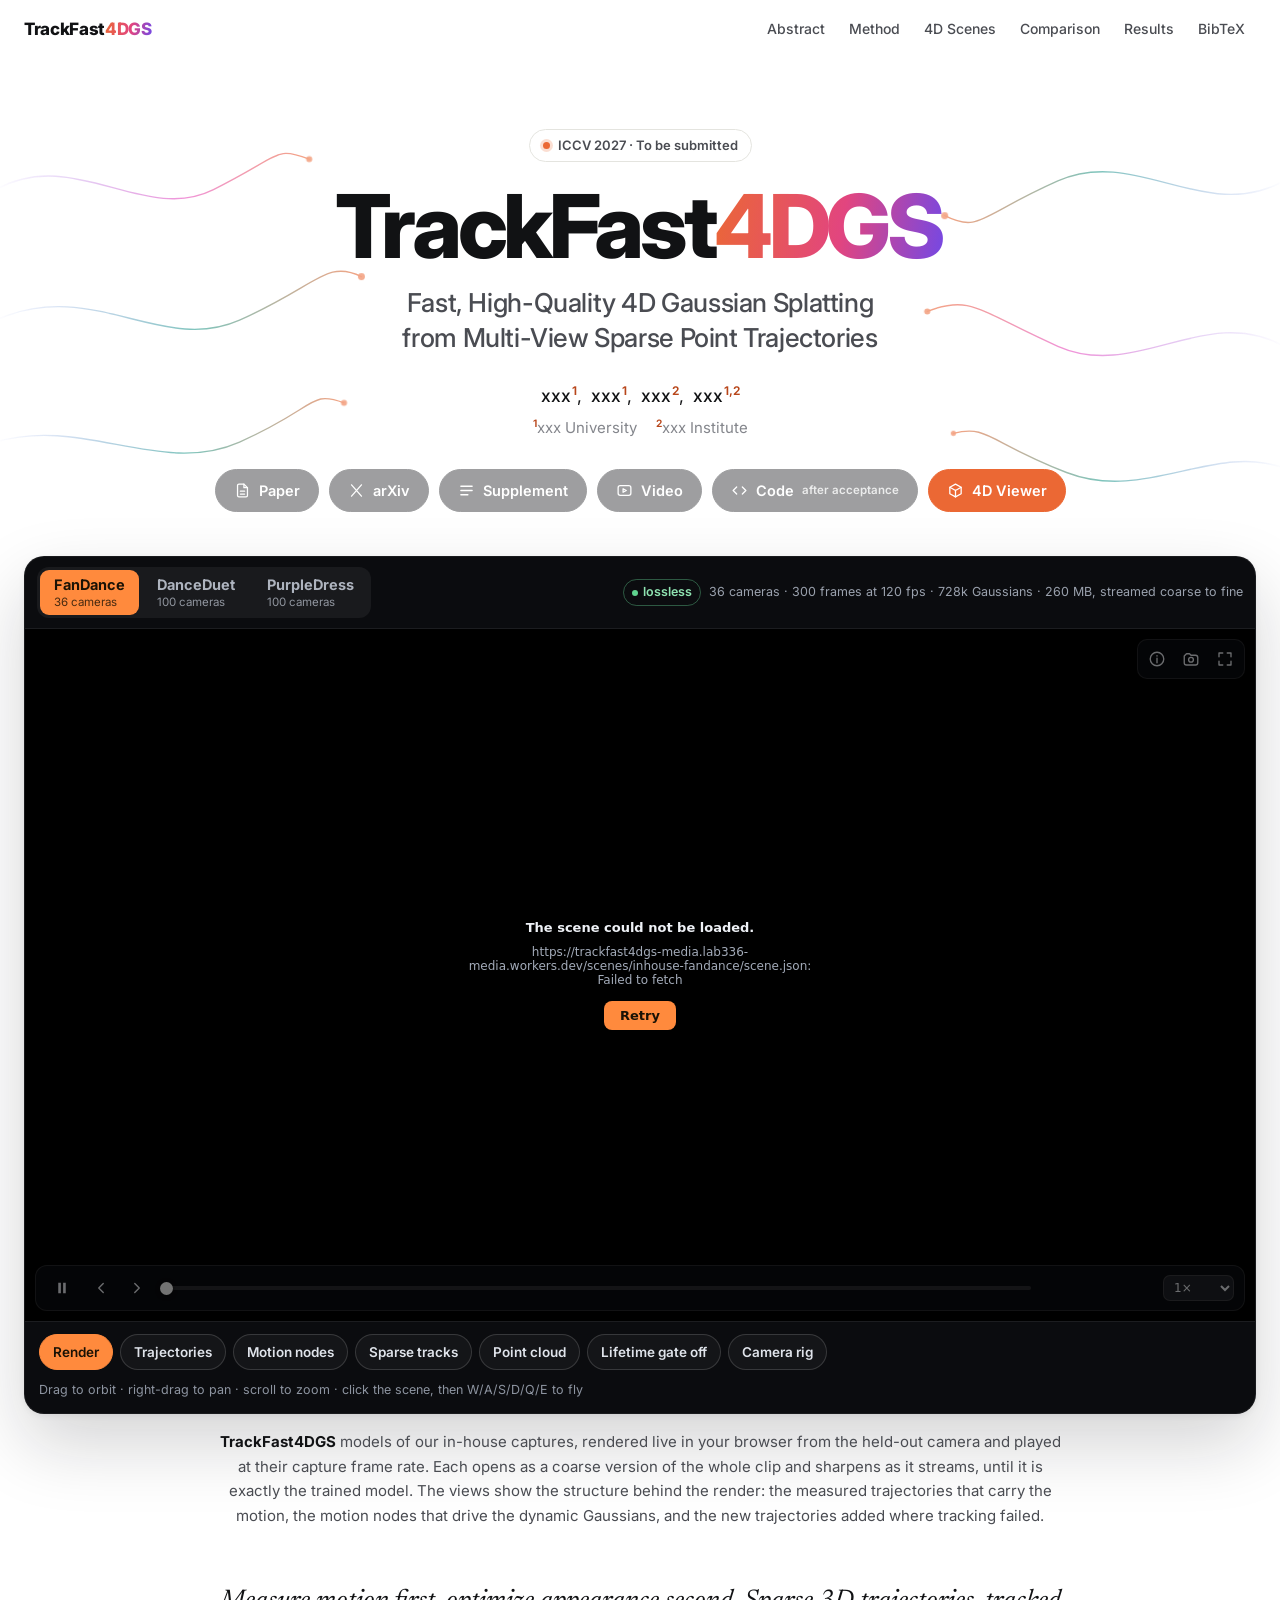
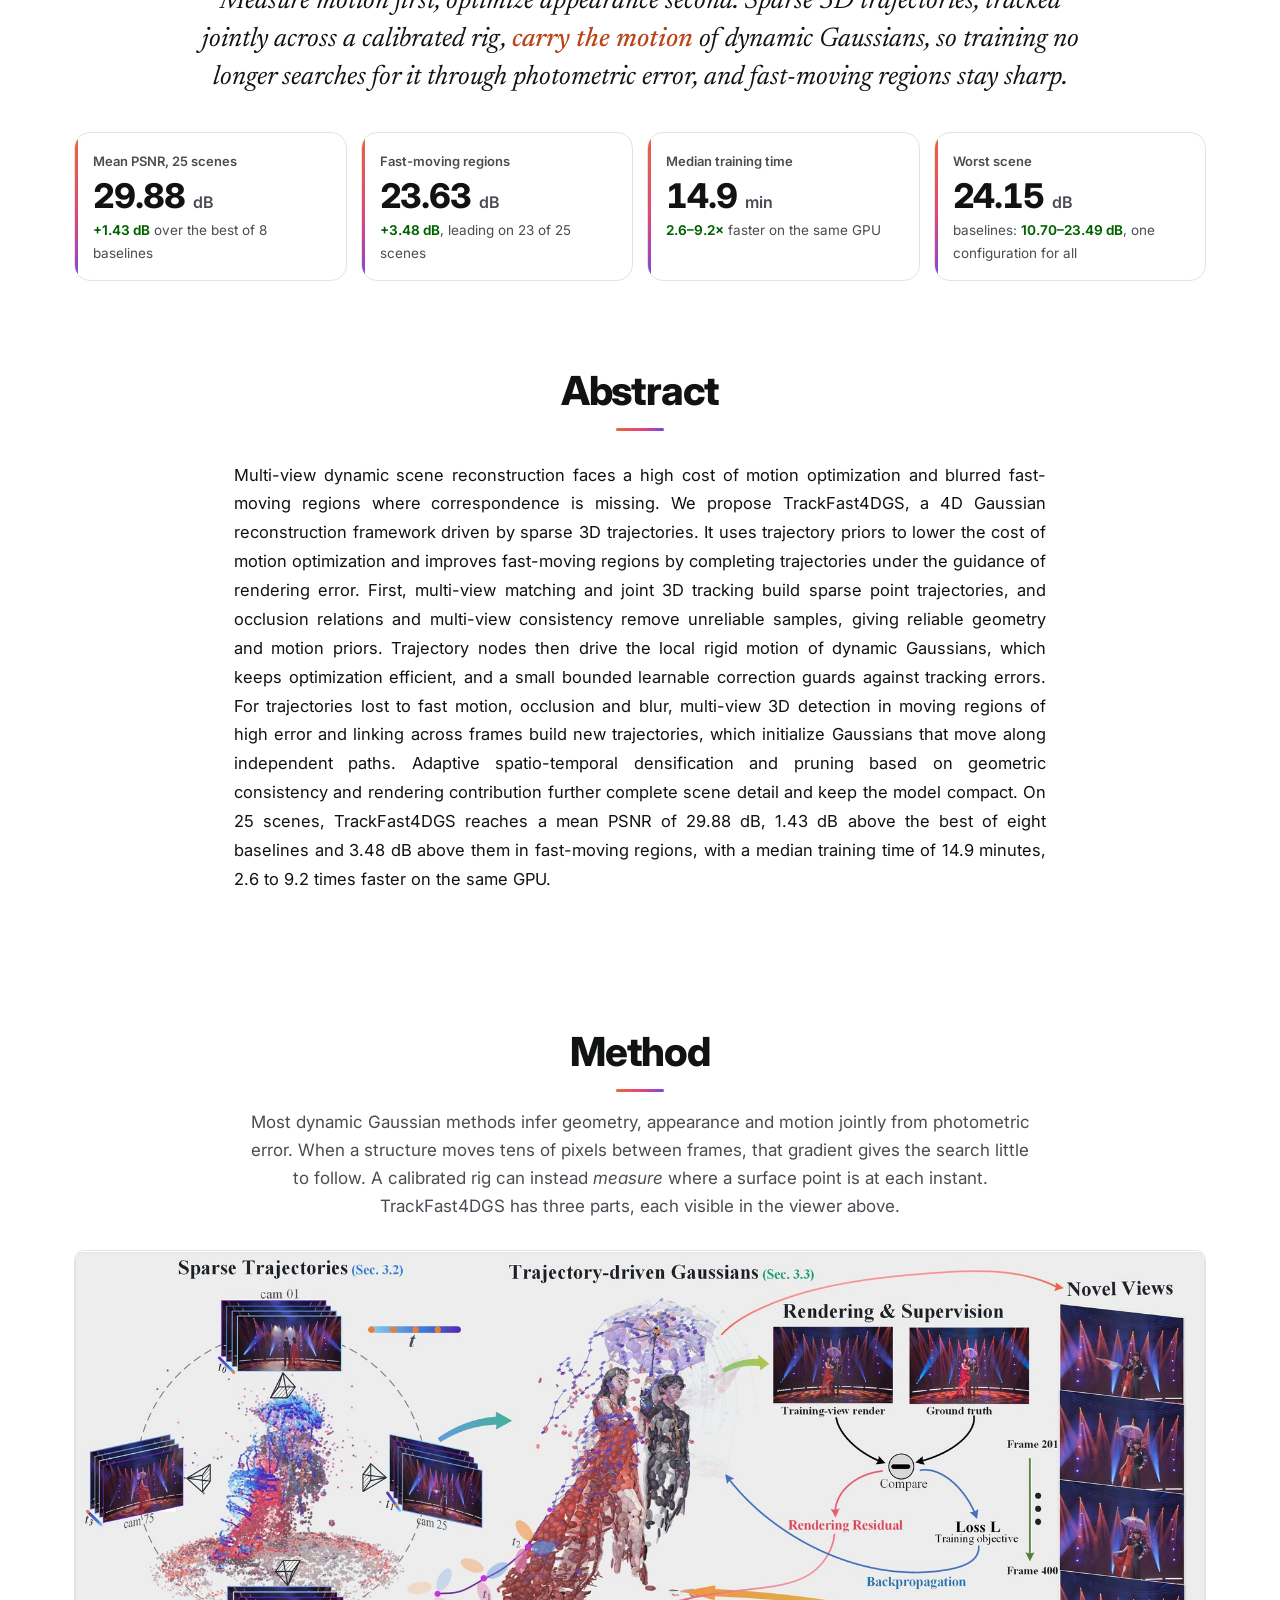
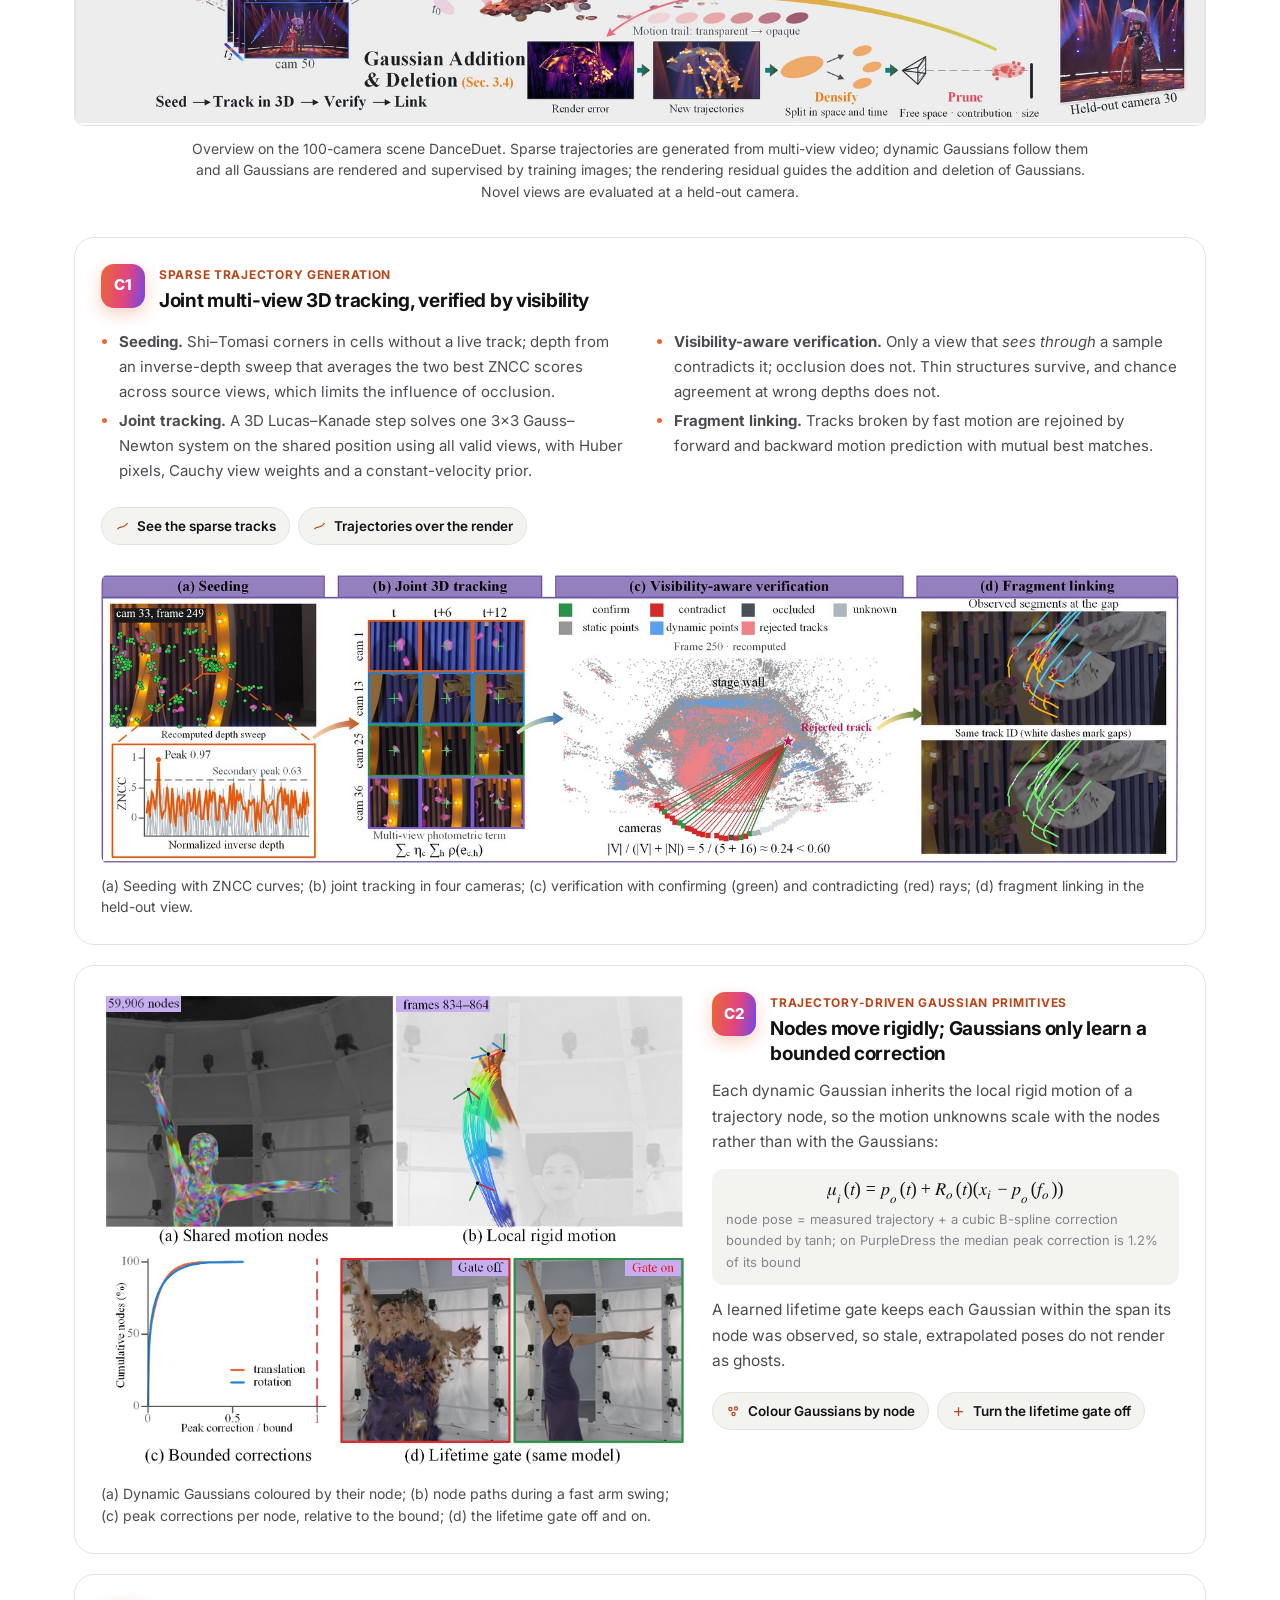
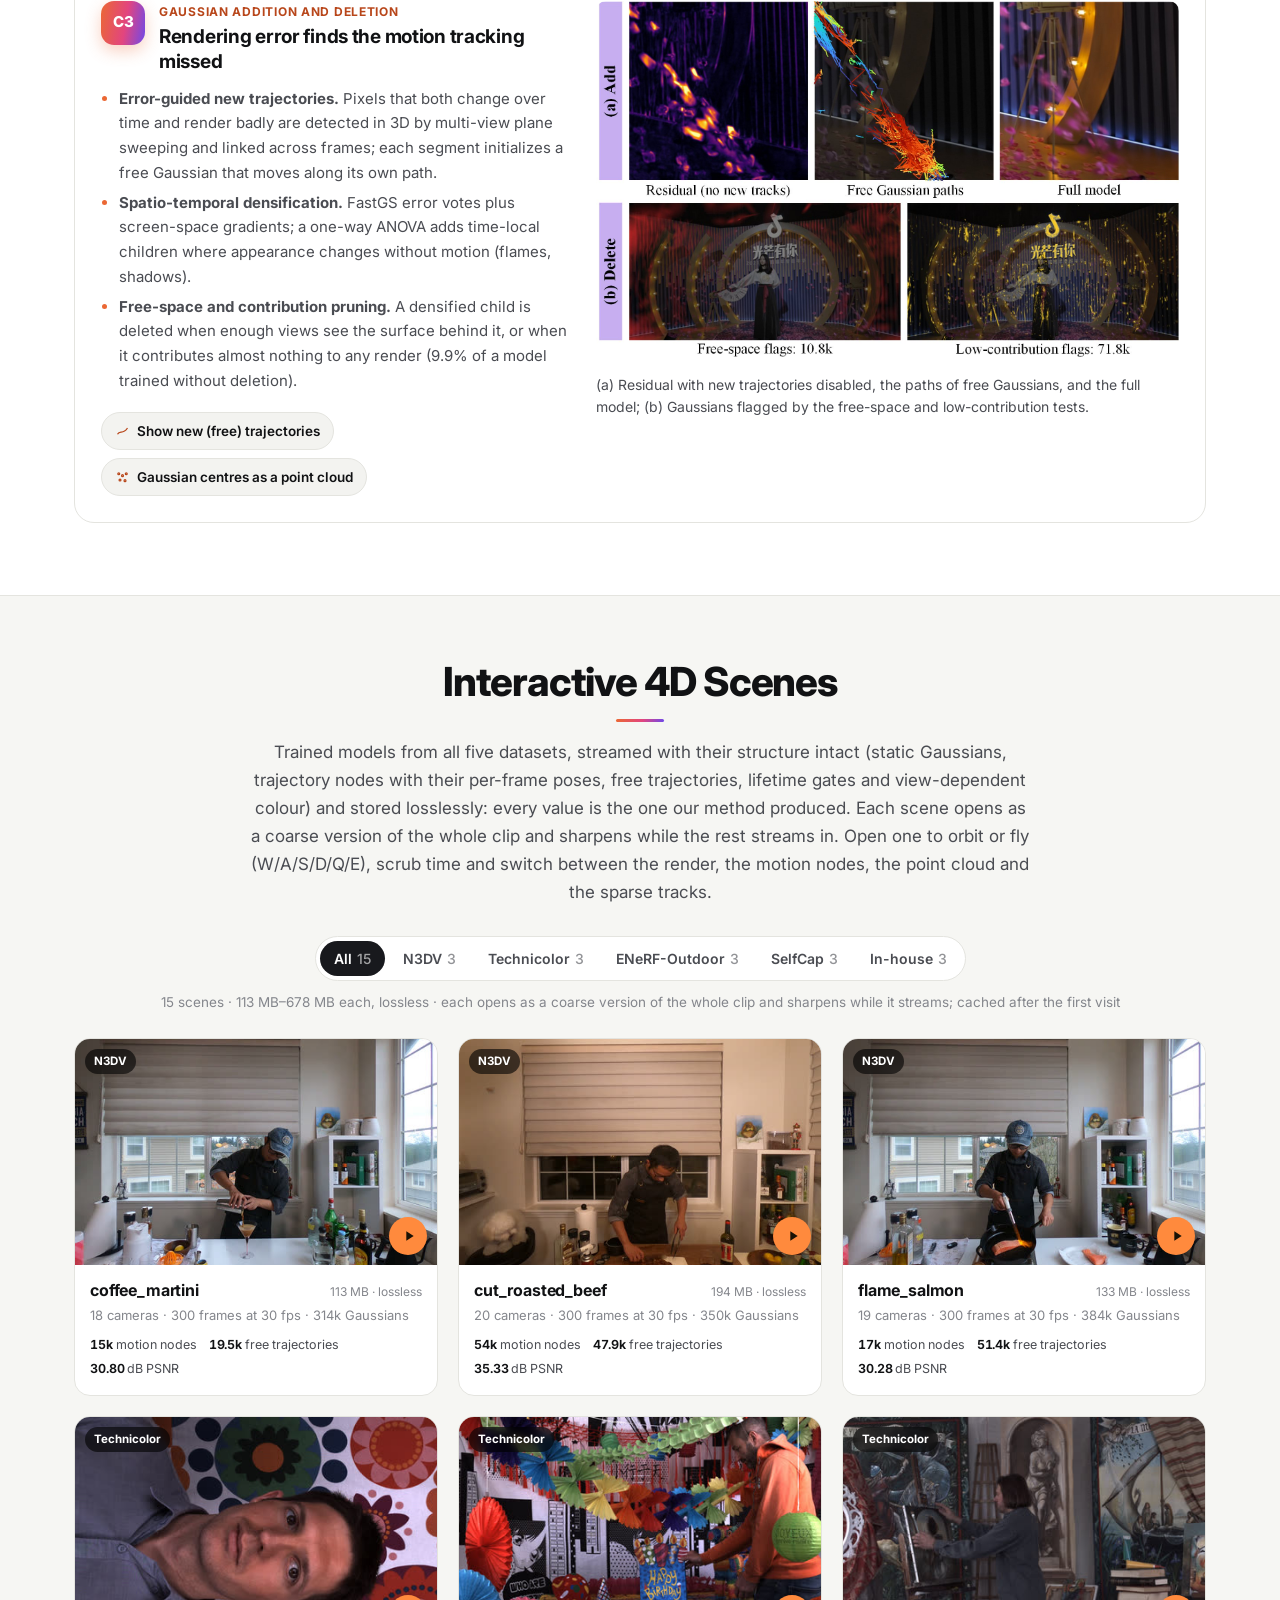
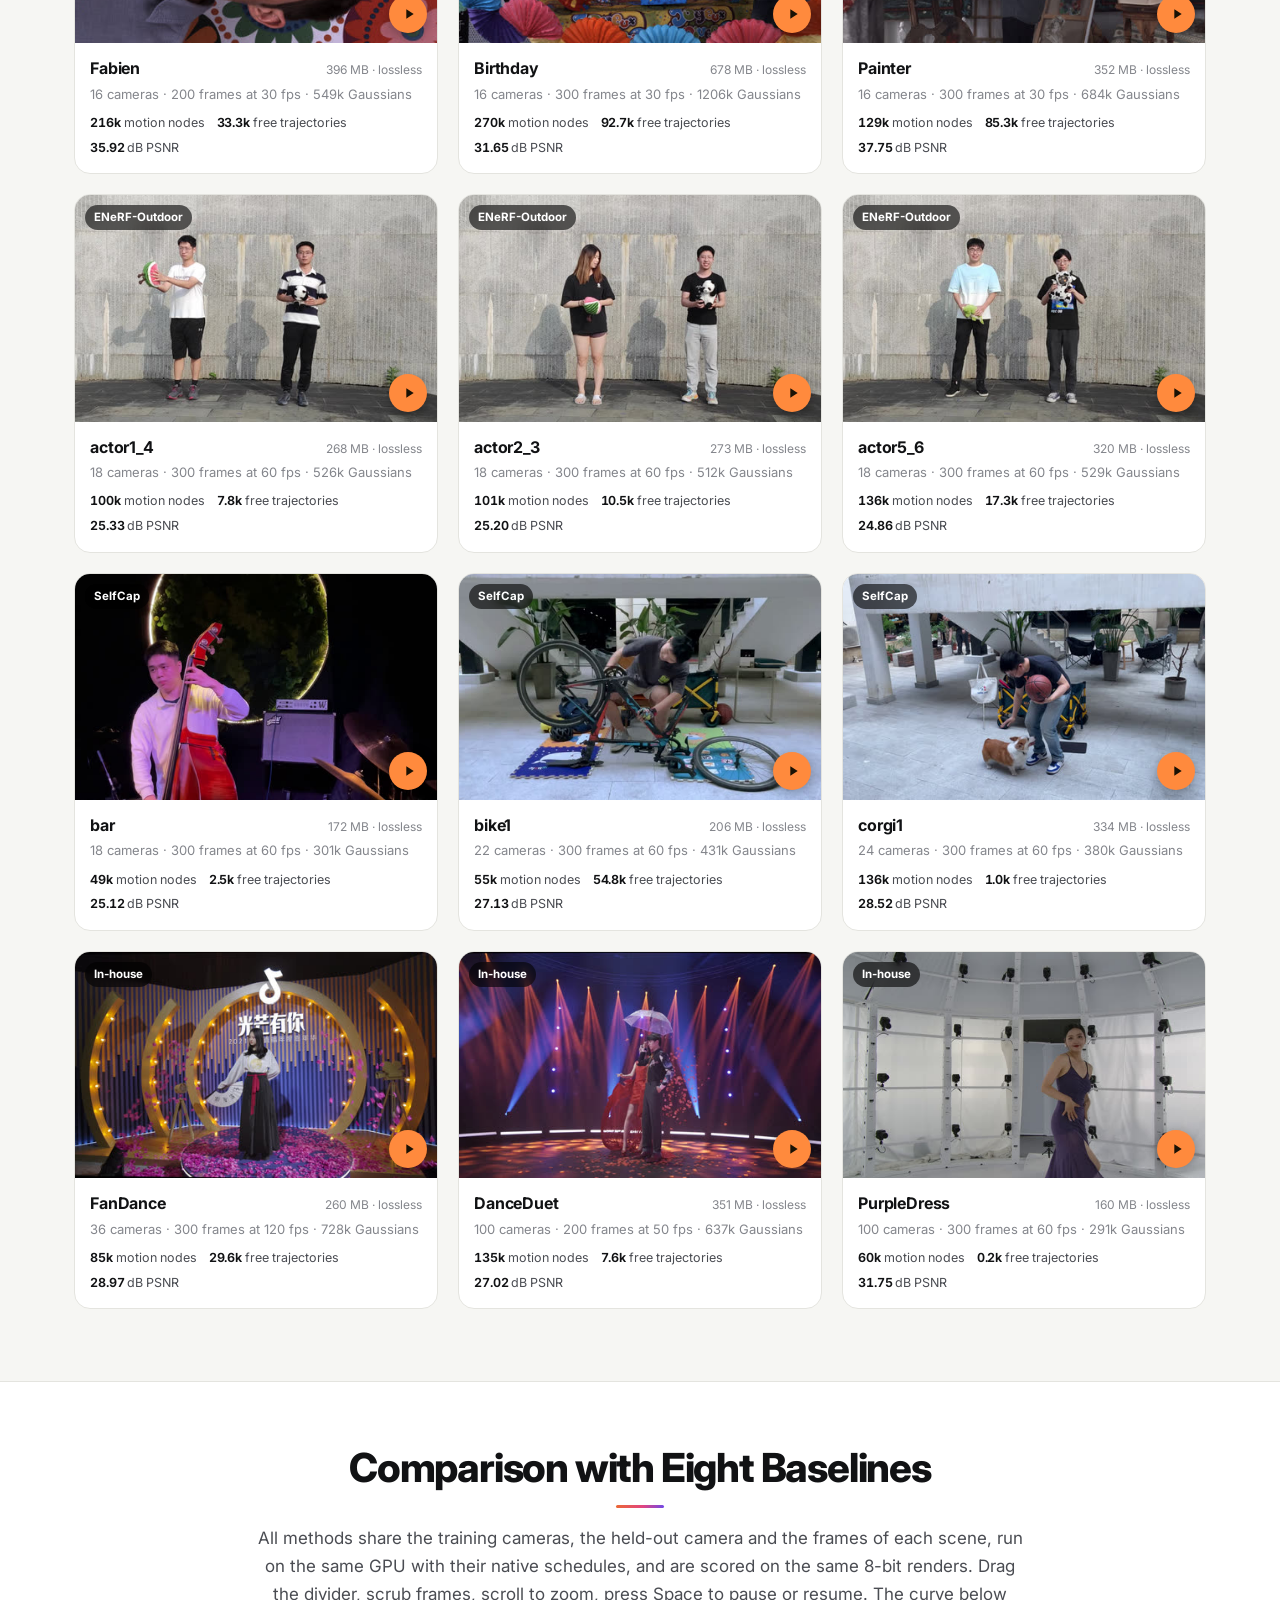
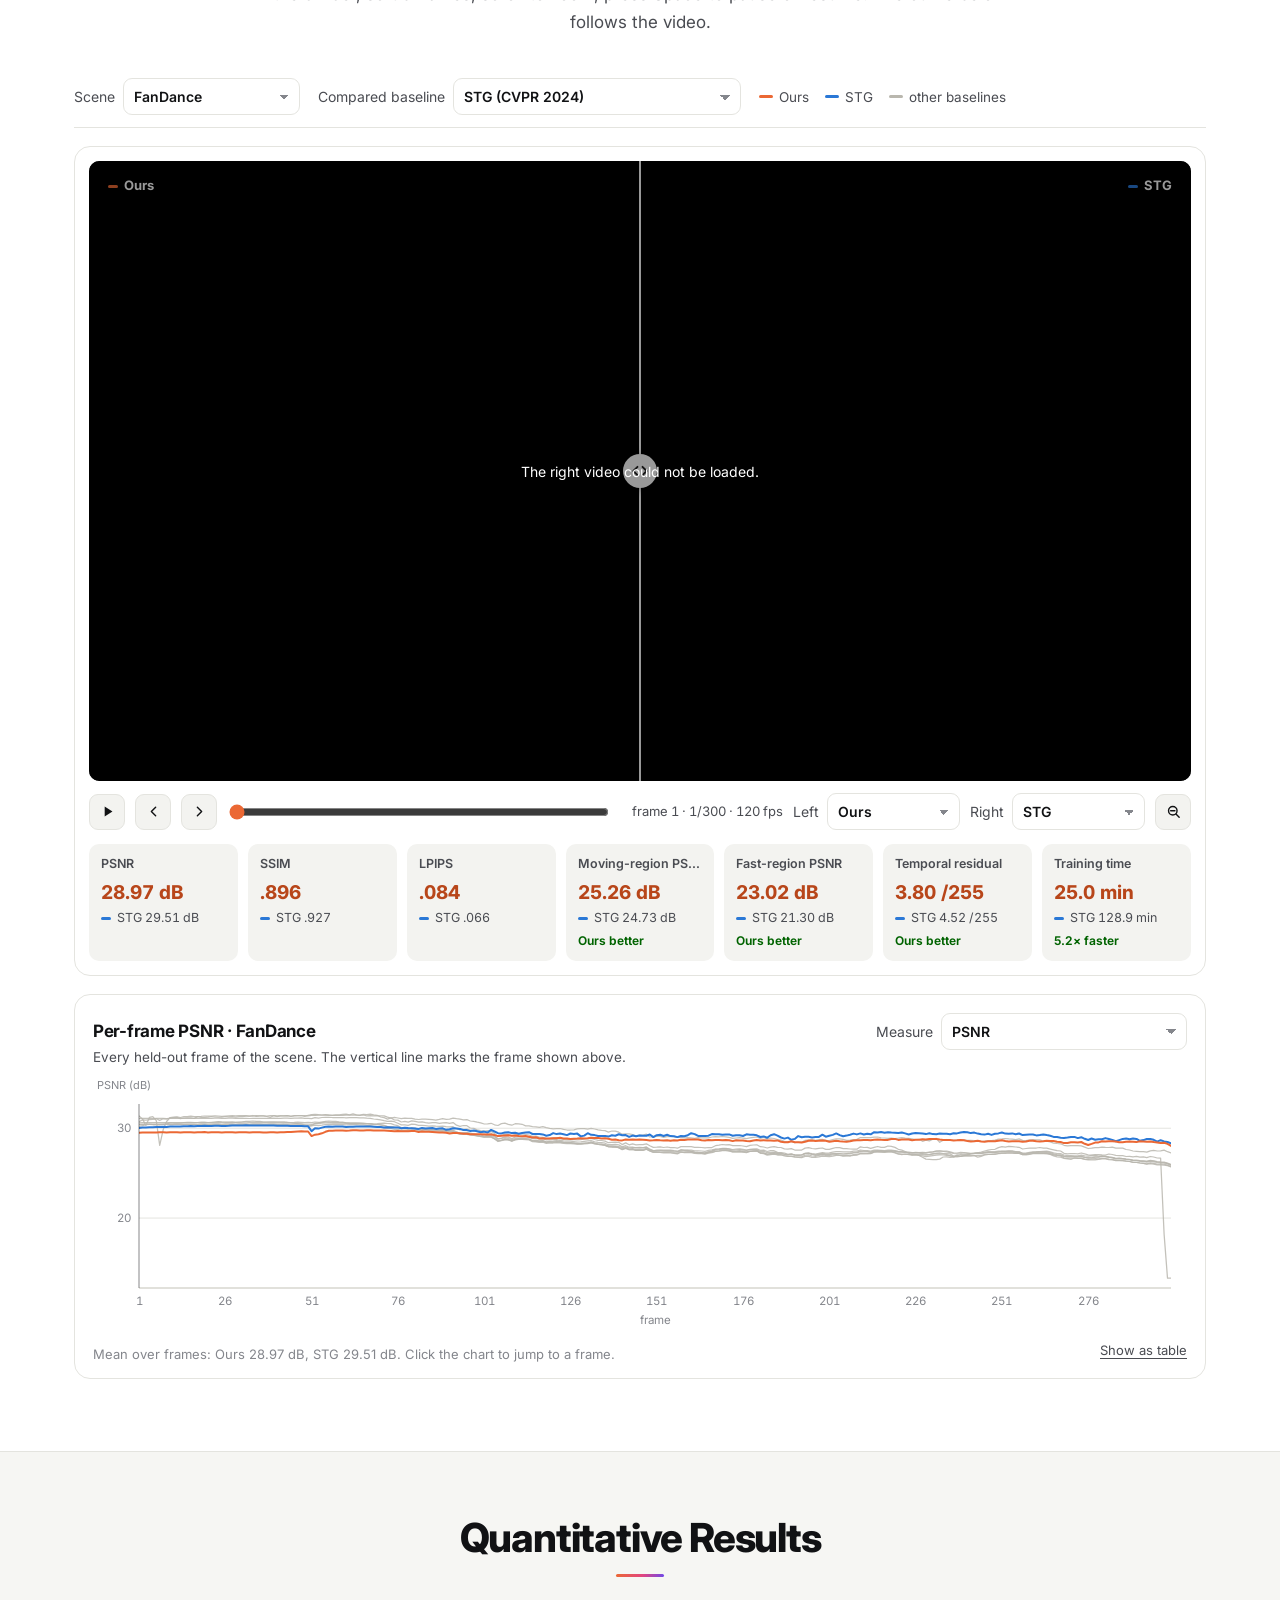
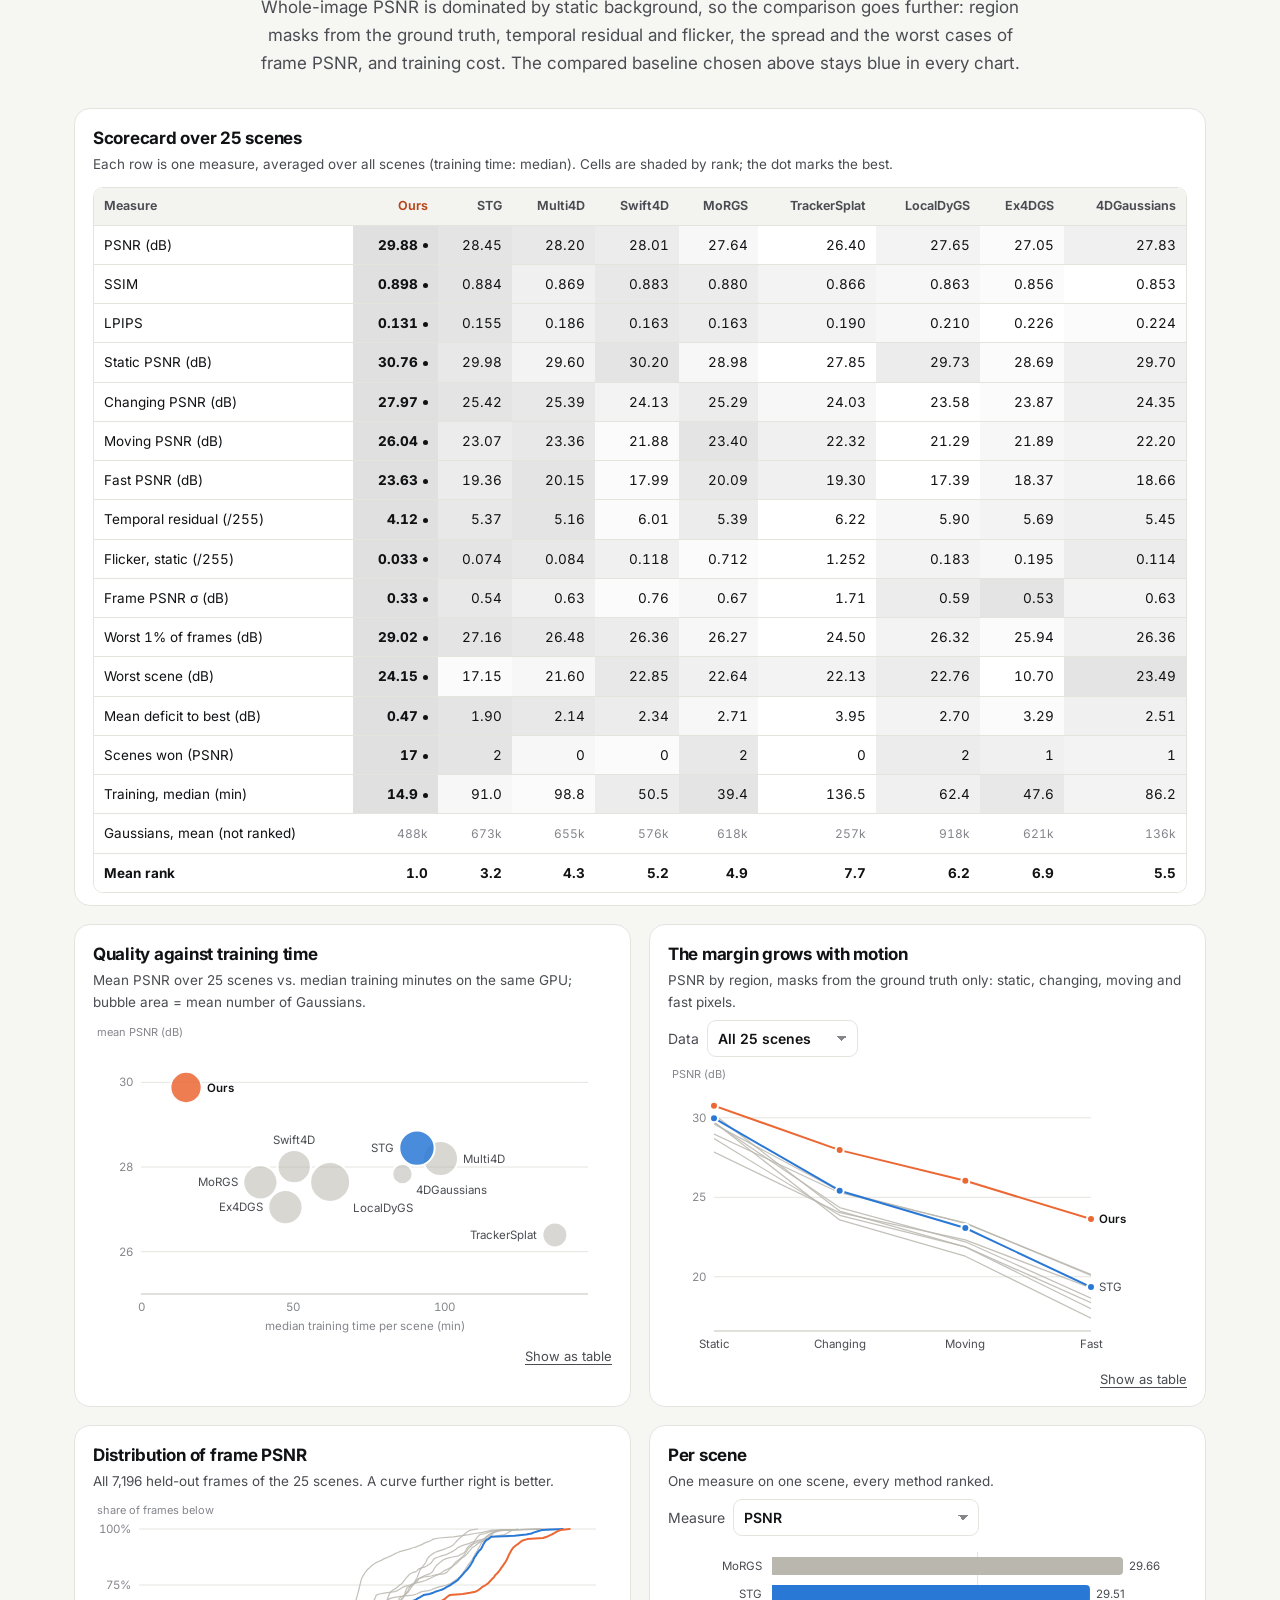
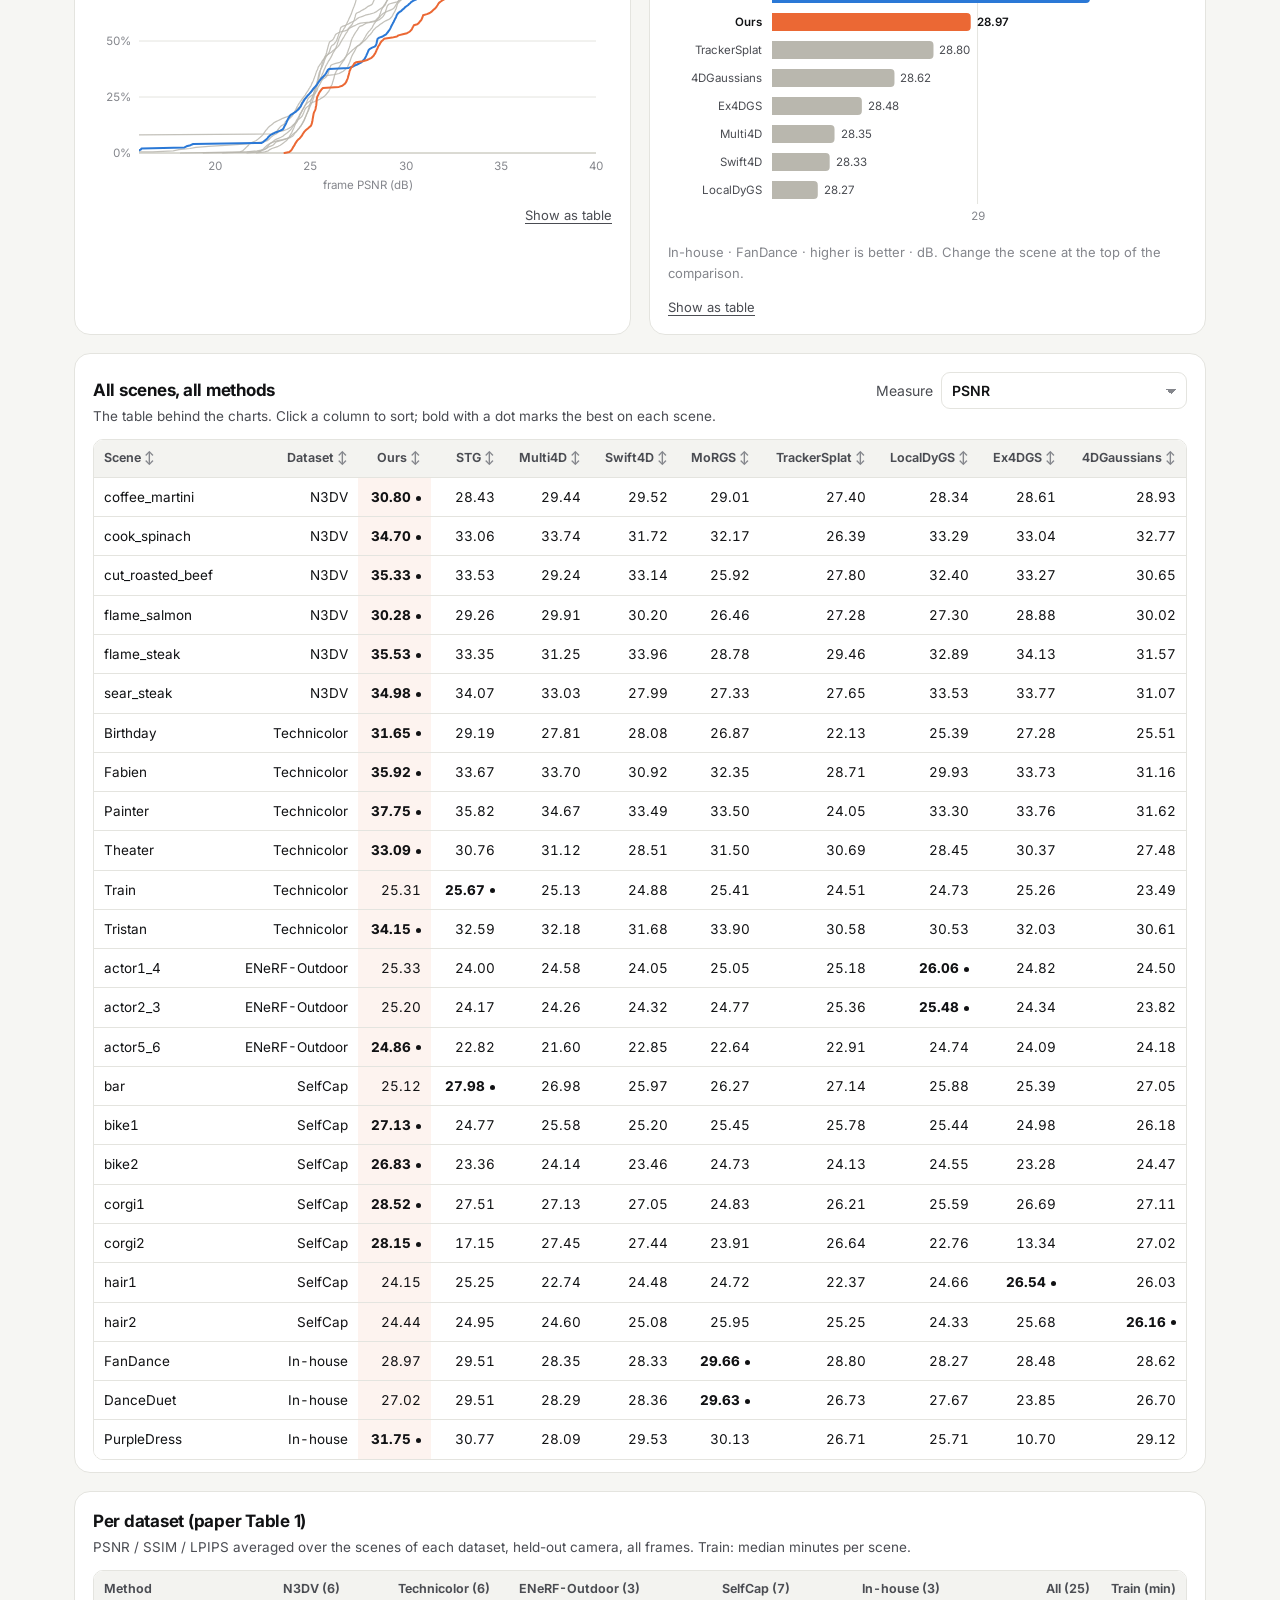
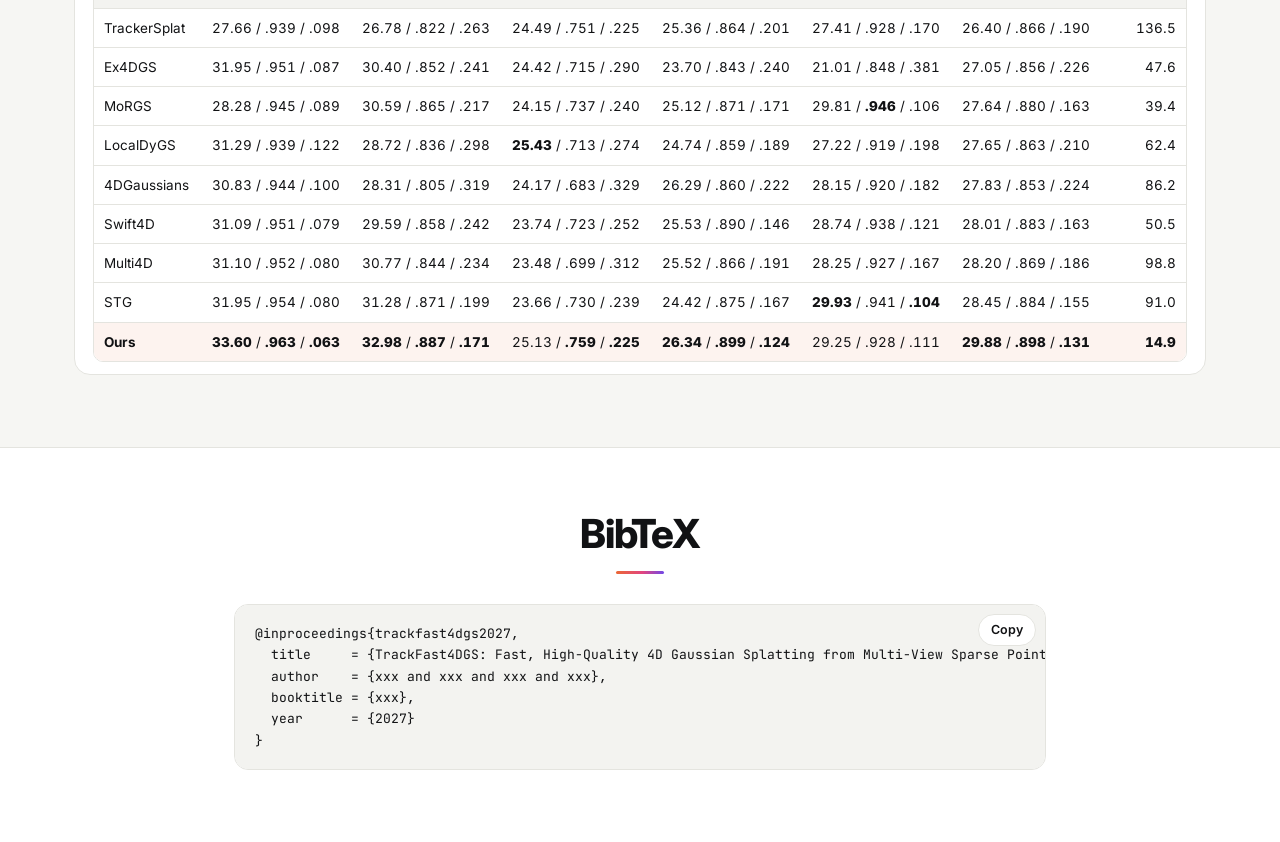
<file: index.html>
<!doctype html>
<html lang="en">
<head>
<meta charset="utf-8">
<meta name="viewport" content="width=device-width, initial-scale=1, viewport-fit=cover">
<title>TrackFast4DGS: Fast, High-Quality 4D Gaussian Splatting from Multi-View Sparse Point Trajectories</title>
<meta name="description" content="TrackFast4DGS measures motion before it optimizes appearance: sparse 3D trajectories tracked jointly across a camera rig drive dynamic Gaussians. Interactive, losslessly streamed 4D Gaussian scenes and comparisons with eight baselines on 25 scenes.">
<meta property="og:title" content="TrackFast4DGS">
<meta property="og:description" content="Fast, high-quality 4D Gaussian Splatting from multi-view sparse point trajectories. Interactive 4DGS viewer and comparisons on 25 scenes.">
<meta property="og:image" content="assets/img/figures/teaser.jpg">
<meta name="theme-color" content="#ffffff" media="(prefers-color-scheme: light)">
<meta name="theme-color" content="#0e0f12" media="(prefers-color-scheme: dark)">
<link rel="icon" href="assets/img/favicon.svg" type="image/svg+xml">
<link rel="preconnect" href="https://fonts.googleapis.com">
<link rel="preconnect" href="https://fonts.gstatic.com" crossorigin>
<link rel="stylesheet" href="https://fonts.googleapis.com/css2?family=Inter:wght@400;500;600;700;800&family=Newsreader:ital,opsz,wght@1,6..72,400;1,6..72,500&family=JetBrains+Mono:wght@400;500&display=swap">
<link rel="stylesheet" href="assets/site.7be957dc6e7a1206.css">
</head>
<body>

<nav class="nav" aria-label="Sections">
  <div class="wrap">
    <a class="brand" href="#top">TrackFast<span>4DGS</span></a>
    <div class="nav-links">
      <a href="#abstract">Abstract</a>
      <a href="#method">Method</a>
      <a href="#scenes">4D Scenes</a>
      <a href="#compare">Comparison</a>
      <a href="#results">Results</a>
      <a href="#citation">BibTeX</a>
    </div>
  </div>
</nav>

<header class="masthead" id="top">
  <svg class="traces" viewBox="0 0 1440 560" preserveAspectRatio="xMidYMid meet" aria-hidden="true">
    <defs>
      <linearGradient id="trace-a" x1="0" x2="1"><stop offset="0" stop-color="#3b5bdb" stop-opacity="0"/><stop offset=".55" stop-color="#2a9d8f"/><stop offset="1" stop-color="#eb6834"/></linearGradient>
      <linearGradient id="trace-b" x1="0" x2="1"><stop offset="0" stop-color="#7048e8" stop-opacity="0"/><stop offset=".6" stop-color="#e64dbf"/><stop offset="1" stop-color="#eb6834"/></linearGradient>
      <linearGradient id="trace-c" x1="1" x2="0"><stop offset="0" stop-color="#3b5bdb" stop-opacity="0"/><stop offset=".55" stop-color="#2a9d8f"/><stop offset="1" stop-color="#eb6834"/></linearGradient>
      <linearGradient id="trace-d" x1="1" x2="0"><stop offset="0" stop-color="#7048e8" stop-opacity="0"/><stop offset=".6" stop-color="#e64dbf"/><stop offset="1" stop-color="#eb6834"/></linearGradient>
    </defs>
    <g fill="none" stroke-width="1.6" stroke-linecap="round">
      <path stroke="url(#trace-a)" d="M-20 300 C 90 250, 170 340, 260 300 S 360 230, 400 250"/>
      <path stroke="url(#trace-a)" d="M-20 440 C 80 410, 170 480, 260 440 S 340 380, 380 395"/>
      <path stroke="url(#trace-b)" d="M-20 150 C 70 100, 150 190, 230 150 S 300 100, 340 115"/>
      <path stroke="url(#trace-c)" d="M1460 140 C 1370 190, 1290 100, 1200 140 S 1110 200, 1070 180"/>
      <path stroke="url(#trace-d)" d="M1460 330 C 1370 280, 1290 370, 1200 330 S 1100 270, 1050 290"/>
      <path stroke="url(#trace-c)" d="M1460 470 C 1380 440, 1300 510, 1210 475 S 1120 420, 1080 430"/>
    </g>
    <g class="trace-heads"><circle cx="400" cy="250" r="4"/><circle cx="380" cy="395" r="3.5"/><circle cx="340" cy="115" r="3.5"/><circle cx="1070" cy="180" r="4"/><circle cx="1050" cy="290" r="3.5"/><circle cx="1080" cy="430" r="3"/></g>
  </svg>
  <div class="wrap masthead-inner">
    <span class="venue" id="venue">ICCV 2027 · To be submitted</span>
    <h1><span class="t-main">TrackFast</span><span class="t-accent">4DGS</span></h1>
    <p class="subtitle" id="subtitle">Fast, High-Quality 4D Gaussian Splatting from Multi-View Sparse Point Trajectories</p>
    <p class="authors" id="authors"></p>
    <p class="affiliations" id="affiliations"></p>
    <div class="buttons" id="links">
      <a class="button" data-link="paper" aria-disabled="true">
        <svg viewBox="0 0 24 24" aria-hidden="true"><path d="M14 3H7a2 2 0 0 0-2 2v14a2 2 0 0 0 2 2h10a2 2 0 0 0 2-2V8z"/><path d="M14 3v5h5M9 13h6M9 17h6"/></svg>
        Paper</a>
      <a class="button" data-link="arxiv" aria-disabled="true">
        <svg viewBox="0 0 24 24" aria-hidden="true"><path d="M5 4l14 16M19 4L5 20"/></svg>
        arXiv</a>
      <a class="button" data-link="supplementary" aria-disabled="true">
        <svg viewBox="0 0 24 24" aria-hidden="true"><path d="M4 6h16M4 12h16M4 18h10"/></svg>
        Supplement</a>
      <a class="button" data-link="video" aria-disabled="true">
        <svg viewBox="0 0 24 24" aria-hidden="true"><rect x="3" y="5" width="18" height="14" rx="3"/><path d="M10 9.5v5l4.5-2.5z"/></svg>
        Video</a>
      <a class="button" data-link="code" aria-disabled="true" title="The code will be released after acceptance">
        <svg viewBox="0 0 24 24" aria-hidden="true"><path d="M8 7l-5 5 5 5M16 7l5 5-5 5"/></svg>
        Code <span class="soon">after acceptance</span></a>
      <a class="button accent" href="#scenes">
        <svg viewBox="0 0 24 24" aria-hidden="true"><path d="M12 3l8 4.5v9L12 21l-8-4.5v-9z"/><path d="M12 12l8-4.5M12 12v9M12 12L4 7.5"/></svg>
        4D Viewer</a>
    </div>
  </div>
</header>

<section class="teaser" aria-label="Interactive 4D Gaussian scene">
  <div class="wrap wide">
    <div class="viewer-card">
      <div class="viewer-bar">
        <div class="scene-switch" id="hero-scenes" role="group" aria-label="In-house scene"></div>
        <span class="viewer-meta" id="hero-meta"></span>
      </div>
      <div class="player-frame" id="hero-player">
        <img class="poster" id="hero-poster" src="assets/img/thumbs/inhouse-fandance.jpg" alt="">
        <div class="start" id="hero-start-box">
          <div>
            <button type="button" id="hero-start">
              <svg viewBox="0 0 24 24" width="18" height="18" aria-hidden="true"><path d="M8 5v14l11-7z" fill="currentColor"/></svg>
              Play the 4D scene</button>
            <small id="hero-size">Rendered live in your browser</small>
          </div>
        </div>
      </div>
      <div class="viewer-tools">
        <div class="feature-chips" id="hero-chips" role="group" aria-label="Player views">
          <button class="chip" data-preset="render" aria-pressed="true">Render</button>
          <button class="chip" data-preset="trails" aria-pressed="false">Trajectories</button>
          <button class="chip" data-preset="nodes" aria-pressed="false">Motion nodes</button>
          <button class="chip" data-preset="tracks" aria-pressed="false">Sparse tracks</button>
          <button class="chip" data-preset="points" aria-pressed="false">Point cloud</button>
          <button class="chip" data-preset="nogate" aria-pressed="false">Lifetime gate off</button>
          <button class="chip" data-preset="rig" aria-pressed="false">Camera rig</button>
        </div>
        <span class="hint">Drag to orbit · right-drag to pan · scroll to zoom · click the scene, then W/A/S/D/Q/E to fly</span>
      </div>
    </div>
    <p class="teaser-caption" id="hero-caption"><strong>TrackFast4DGS</strong> models of our in-house captures, rendered live in your browser from the held-out camera and played at their capture frame rate. Each opens as a coarse version of the whole clip and sharpens as it streams, until it is exactly the trained model. The views show the structure behind the render: the measured trajectories that carry the motion, the motion nodes that drive the dynamic Gaussians, and the new trajectories added where tracking failed.</p>
  </div>
</section>

<section id="overview">
  <div class="wrap">
    <p class="tldr">Measure motion first, optimize appearance second. Sparse 3D trajectories, tracked jointly across a calibrated rig, <b>carry the motion</b> of dynamic Gaussians, so training no longer searches for it through photometric error, and fast-moving regions stay sharp.</p>
    <div class="kpis" id="kpis">
      <div class="kpi"><div class="label">Mean PSNR, 25 scenes</div><div class="value">29.88 <small>dB</small></div><div class="delta"><b>+1.43 dB</b> over the best of 8 baselines</div></div>
      <div class="kpi"><div class="label">Fast-moving regions</div><div class="value">23.63 <small>dB</small></div><div class="delta"><b>+3.48 dB</b>, leading on 23 of 25 scenes</div></div>
      <div class="kpi"><div class="label">Median training time</div><div class="value">14.9 <small>min</small></div><div class="delta"><b>2.6–9.2×</b> faster on the same GPU</div></div>
      <div class="kpi"><div class="label">Worst scene</div><div class="value">24.15 <small>dB</small></div><div class="delta">baselines: <b>10.70–23.49 dB</b>, one configuration for all</div></div>
    </div>
  </div>
</section>

<section class="block" id="abstract">
  <div class="narrow">
    <header class="section-head"><h2>Abstract</h2></header>
    <div class="abstract">
      <p>Multi-view dynamic scene reconstruction faces a high cost of motion optimization and blurred fast-moving regions where correspondence is missing. We propose TrackFast4DGS, a 4D Gaussian reconstruction framework driven by sparse 3D trajectories. It uses trajectory priors to lower the cost of motion optimization and improves fast-moving regions by completing trajectories under the guidance of rendering error. First, multi-view matching and joint 3D tracking build sparse point trajectories, and occlusion relations and multi-view consistency remove unreliable samples, giving reliable geometry and motion priors. Trajectory nodes then drive the local rigid motion of dynamic Gaussians, which keeps optimization efficient, and a small bounded learnable correction guards against tracking errors. For trajectories lost to fast motion, occlusion and blur, multi-view 3D detection in moving regions of high error and linking across frames build new trajectories, which initialize Gaussians that move along independent paths. Adaptive spatio-temporal densification and pruning based on geometric consistency and rendering contribution further complete scene detail and keep the model compact. On 25 scenes, TrackFast4DGS reaches a mean PSNR of 29.88 dB, 1.43 dB above the best of eight baselines and 3.48 dB above them in fast-moving regions, with a median training time of 14.9 minutes, 2.6 to 9.2 times faster on the same GPU.</p>
    </div>
  </div>
</section>

<section class="block" id="method">
  <div class="wrap">
    <header class="section-head">
      <h2>Method</h2>
      <p class="lede">Most dynamic Gaussian methods infer geometry, appearance and motion jointly from photometric error. When a structure moves tens of pixels between frames, that gradient gives the search little to follow. A calibrated rig can instead <em>measure</em> where a surface point is at each instant. TrackFast4DGS has three parts, each visible in the viewer above.</p>
    </header>
    <figure class="figure plain">
      <img class="zoomable" src="assets/img/figures/framework.jpg" alt="Overview of TrackFast4DGS on the 100-camera scene DanceDuet: sparse trajectory generation, trajectory-driven Gaussians, Gaussian addition and deletion" loading="lazy" width="1800" height="626">
      <figcaption>Overview on the 100-camera scene DanceDuet. Sparse trajectories are generated from multi-view video; dynamic Gaussians follow them and all Gaussians are rendered and supervised by training images; the rendering residual guides the addition and deletion of Gaussians. Novel views are evaluated at a held-out camera.</figcaption>
    </figure>

    <div class="steps">
      <article class="step stack">
        <div class="step-text">
          <div class="step-head"><span class="num">C1</span><div><span class="tag">Sparse trajectory generation</span><h3>Joint multi-view 3D tracking, verified by visibility</h3></div></div>
          <ul>
            <li><b>Seeding.</b> Shi–Tomasi corners in cells without a live track; depth from an inverse-depth sweep that averages the two best ZNCC scores across source views, which limits the influence of occlusion.</li>
            <li><b>Joint tracking.</b> A 3D Lucas–Kanade step solves one 3×3 Gauss–Newton system on the shared position using all valid views, with Huber pixels, Cauchy view weights and a constant-velocity prior.</li>
          </ul>
          <ul>
            <li><b>Visibility-aware verification.</b> Only a view that <em>sees through</em> a sample contradicts it; occlusion does not. Thin structures survive, and chance agreement at wrong depths does not.</li>
            <li><b>Fragment linking.</b> Tracks broken by fast motion are rejoined by forward and backward motion prediction with mutual best matches.</li>
          </ul>
          <div class="try">
            <button type="button" data-try="tracks"><svg viewBox="0 0 24 24"><path d="M4 18c4-8 8 2 16-10"/></svg>See the sparse tracks</button>
            <button type="button" data-try="trails"><svg viewBox="0 0 24 24"><path d="M4 18c4-8 8 2 16-10"/></svg>Trajectories over the render</button>
          </div>
        </div>
        <figure>
          <img class="zoomable" src="assets/img/figures/generation.jpg" alt="Sparse trajectory generation on FanDance: seeding, joint tracking, verification and fragment linking" loading="lazy">
          <figcaption>(a) Seeding with ZNCC curves; (b) joint tracking in four cameras; (c) verification with confirming (green) and contradicting (red) rays; (d) fragment linking in the held-out view.</figcaption>
        </figure>
      </article>

      <article class="step flip">
        <div class="step-text">
          <div class="step-head"><span class="num">C2</span><div><span class="tag">Trajectory-driven Gaussian primitives</span><h3>Nodes move rigidly; Gaussians only learn a bounded correction</h3></div></div>
          <p>Each dynamic Gaussian inherits the local rigid motion of a trajectory node, so the motion unknowns scale with the nodes rather than with the Gaussians:</p>
          <div class="equation">
            <math display="block"><msub><mi>μ</mi><mi>i</mi></msub><mo>(</mo><mi>t</mi><mo>)</mo><mo>=</mo><msub><mi>p</mi><mi>o</mi></msub><mo>(</mo><mi>t</mi><mo>)</mo><mo>+</mo><msub><mi>R</mi><mi>o</mi></msub><mo>(</mo><mi>t</mi><mo>)</mo><mo>(</mo><msub><mi>x</mi><mi>i</mi></msub><mo>−</mo><msub><mi>p</mi><mi>o</mi></msub><mo>(</mo><msub><mi>f</mi><mi>o</mi></msub><mo>)</mo><mo>)</mo></math>
            <span class="where">node pose = measured trajectory + a cubic B-spline correction bounded by tanh; on PurpleDress the median peak correction is 1.2% of its bound</span>
          </div>
          <p>A learned lifetime gate keeps each Gaussian within the span its node was observed, so stale, extrapolated poses do not render as ghosts.</p>
          <div class="try">
            <button type="button" data-try="nodes"><svg viewBox="0 0 24 24"><circle cx="7" cy="8" r="2.5"/><circle cx="16" cy="7" r="2.5"/><circle cx="12" cy="16" r="2.5"/></svg>Colour Gaussians by node</button>
            <button type="button" data-try="nogate"><svg viewBox="0 0 24 24"><path d="M5 12h14M12 5v14"/></svg>Turn the lifetime gate off</button>
          </div>
        </div>
        <figure>
          <img class="zoomable" src="assets/img/figures/primitives.jpg" alt="Trajectory-driven Gaussians on PurpleDress: node colouring, node paths, correction statistics, lifetime gate" loading="lazy">
          <figcaption>(a) Dynamic Gaussians coloured by their node; (b) node paths during a fast arm swing; (c) peak corrections per node, relative to the bound; (d) the lifetime gate off and on.</figcaption>
        </figure>
      </article>

      <article class="step">
        <div class="step-text">
          <div class="step-head"><span class="num">C3</span><div><span class="tag">Gaussian addition and deletion</span><h3>Rendering error finds the motion tracking missed</h3></div></div>
          <ul>
            <li><b>Error-guided new trajectories.</b> Pixels that both change over time and render badly are detected in 3D by multi-view plane sweeping and linked across frames; each segment initializes a free Gaussian that moves along its own path.</li>
            <li><b>Spatio-temporal densification.</b> FastGS error votes plus screen-space gradients; a one-way ANOVA adds time-local children where appearance changes without motion (flames, shadows).</li>
            <li><b>Free-space and contribution pruning.</b> A densified child is deleted when enough views see the surface behind it, or when it contributes almost nothing to any render (9.9% of a model trained without deletion).</li>
          </ul>
          <div class="try">
            <button type="button" data-try="free"><svg viewBox="0 0 24 24"><path d="M4 18c4-8 8 2 16-10"/></svg>Show new (free) trajectories</button>
            <button type="button" data-try="points"><svg viewBox="0 0 24 24"><circle cx="6" cy="6" r="1.5"/><circle cx="12" cy="9" r="1.5"/><circle cx="18" cy="6" r="1.5"/><circle cx="8" cy="16" r="1.5"/><circle cx="16" cy="17" r="1.5"/></svg>Gaussian centres as a point cloud</button>
          </div>
        </div>
        <figure>
          <img class="zoomable" src="assets/img/figures/add_delete.jpg" alt="Gaussian addition and deletion on FanDance" loading="lazy">
          <figcaption>(a) Residual with new trajectories disabled, the paths of free Gaussians, and the full model; (b) Gaussians flagged by the free-space and low-contribution tests.</figcaption>
        </figure>
      </article>
    </div>
  </div>
</section>

<section class="block tinted" id="scenes">
  <div class="wrap">
    <header class="section-head">
      <h2>Interactive 4D Scenes</h2>
      <p class="lede">Trained models from all five datasets, streamed with their structure intact (static Gaussians, trajectory nodes with their per-frame poses, free trajectories, lifetime gates and view-dependent colour) and stored losslessly: every value is the one our method produced. Each scene opens as a coarse version of the whole clip and sharpens while the rest streams in. Open one to orbit or fly (W/A/S/D/Q/E), scrub time and switch between the render, the motion nodes, the point cloud and the sparse tracks.</p>
    </header>
    <div class="toolbar">
      <div class="tabs" id="gallery-tabs" role="group" aria-label="Dataset"></div>
      <span class="muted toolbar-note" id="gallery-note"></span>
    </div>
    <div class="gallery" id="gallery"></div>
  </div>
</section>

<section class="block" id="compare">
  <div class="wrap">
    <header class="section-head">
      <h2>Comparison with Eight Baselines</h2>
      <p class="lede">All methods share the training cameras, the held-out camera and the frames of each scene, run on the same GPU with their native schedules, and are scored on the same 8-bit renders. Drag the divider, scrub frames, scroll to zoom, press Space to pause or resume. The curve below follows the video.</p>
    </header>
    <div class="filter-row" id="filter-row">
      <label class="field">Scene <select id="scene-select"></select></label>
      <label class="field">Compared baseline <select id="baseline-select"></select></label>
      <div class="legend-row" aria-hidden="true">
        <span class="key ours"><i></i>Ours</span>
        <span class="key compare"><i></i><span id="baseline-name">STG</span></span>
        <span class="key"><i></i>other baselines</span>
      </div>
    </div>

    <div class="card compare-box">
      <div class="video-compare" id="video-compare">
        <div class="layer zoom" id="zoom-left"><video id="video-left" muted playsinline preload="auto"></video></div>
        <div class="right-clip" id="right-clip"><div class="layer zoom" id="zoom-right"><video id="video-right" muted playsinline preload="auto"></video></div></div>
        <div class="handle" id="compare-handle"></div>
        <span class="label left" id="label-left"></span>
        <span class="label right" id="label-right"></span>
        <div class="loading" id="video-loading" role="status" hidden></div>
      </div>
      <div class="video-controls">
        <button type="button" class="play" id="video-play" aria-label="Play" aria-keyshortcuts="Space" title="Play / pause (Space)"><svg viewBox="0 0 24 24"><path d="M8 5v14l11-7z"/></svg></button>
        <button type="button" id="video-prev" aria-label="Previous frame"><svg viewBox="0 0 24 24"><path d="M15 6l-6 6 6 6"/></svg></button>
        <button type="button" id="video-next" aria-label="Next frame"><svg viewBox="0 0 24 24"><path d="M9 6l6 6-6 6"/></svg></button>
        <input type="range" id="video-seek" min="0" max="299" value="0" step="1" aria-label="Frame">
        <span class="frame" id="video-frame">frame 1 / 300</span>
        <label class="field">Left <select id="left-select"></select></label>
        <label class="field">Right <select id="right-select"></select></label>
        <button type="button" id="zoom-reset" aria-label="Reset zoom" title="Reset zoom"><svg viewBox="0 0 24 24"><circle cx="11" cy="11" r="6"/><path d="M20 20l-4.5-4.5M8 11h6"/></svg></button>
      </div>
      <div class="scene-stats" id="scene-stats"></div>
    </div>

    <div class="card chart-card" style="margin-top:18px">
      <header>
        <div>
          <h3 id="frame-chart-title">Per-frame quality</h3>
          <p class="sub">Every held-out frame of the scene. The vertical line marks the frame shown above.</p>
        </div>
        <div class="controls"><label class="field">Measure <select id="frame-metric"></select></label></div>
      </header>
      <div class="chart" id="frame-chart"></div>
      <div class="chart-foot"><span class="table-note" id="frame-chart-note"></span><button class="table-toggle" type="button" data-table="frame-chart">Show as table</button></div>
      <div class="table-scroll" id="frame-chart-table" hidden></div>
    </div>
  </div>
</section>

<section class="block tinted" id="results">
  <div class="wrap">
    <header class="section-head">
      <h2>Quantitative Results</h2>
      <p class="lede">Whole-image PSNR is dominated by static background, so the comparison goes further: region masks from the ground truth, temporal residual and flicker, the spread and the worst cases of frame PSNR, and training cost. The compared baseline chosen above stays blue in every chart.</p>
    </header>

    <div class="card chart-card wide" style="margin-top:26px">
      <header>
        <div>
          <h3>Scorecard over 25 scenes</h3>
          <p class="sub">Each row is one measure, averaged over all scenes (training time: median). Cells are shaded by rank; the dot marks the best.</p>
        </div>
      </header>
      <div class="table-scroll" id="scorecard"></div>
    </div>

    <div class="chart-grid">
      <div class="card chart-card">
        <header>
          <div><h3>Quality against training time</h3><p class="sub">Mean PSNR over 25 scenes vs. median training minutes on the same GPU; bubble area = mean number of Gaussians.</p></div>
        </header>
        <div class="chart" id="bubble-chart"></div>
        <div class="chart-foot"><span></span><button class="table-toggle" type="button" data-table="bubble-chart">Show as table</button></div>
        <div class="table-scroll" id="bubble-chart-table" hidden></div>
      </div>
      <div class="card chart-card">
        <header>
          <div><h3>The margin grows with motion</h3><p class="sub">PSNR by region, masks from the ground truth only: static, changing, moving and fast pixels.</p></div>
          <div class="controls"><label class="field">Data <select id="region-dataset"></select></label></div>
        </header>
        <div class="chart" id="region-chart"></div>
        <div class="chart-foot"><span></span><button class="table-toggle" type="button" data-table="region-chart">Show as table</button></div>
        <div class="table-scroll" id="region-chart-table" hidden></div>
      </div>
      <div class="card chart-card">
        <header>
          <div><h3>Distribution of frame PSNR</h3><p class="sub">All 7,196 held-out frames of the 25 scenes. A curve further right is better.</p></div>
        </header>
        <div class="chart" id="cdf-chart"></div>
        <div class="chart-foot"><span></span><button class="table-toggle" type="button" data-table="cdf-chart">Show as table</button></div>
        <div class="table-scroll" id="cdf-chart-table" hidden></div>
      </div>
      <div class="card chart-card">
        <header>
          <div><h3>Per scene</h3><p class="sub">One measure on one scene, every method ranked.</p></div>
          <div class="controls">
            <label class="field">Measure <select id="bars-metric"></select></label>
          </div>
        </header>
        <div class="chart" id="bars-chart"></div>
        <div class="chart-foot"><span class="table-note" id="bars-note"></span><button class="table-toggle" type="button" data-table="bars-chart">Show as table</button></div>
        <div class="table-scroll" id="bars-chart-table" hidden></div>
      </div>
      <div class="card chart-card wide">
        <header>
          <div><h3>All scenes, all methods</h3><p class="sub">The table behind the charts. Click a column to sort; bold with a dot marks the best on each scene.</p></div>
          <div class="controls"><label class="field">Measure <select id="table-metric"></select></label></div>
        </header>
        <div class="table-scroll" id="scene-table"></div>
      </div>
      <div class="card chart-card wide">
        <header>
          <div><h3>Per dataset (paper Table 1)</h3><p class="sub">PSNR / SSIM / LPIPS averaged over the scenes of each dataset, held-out camera, all frames. Train: median minutes per scene.</p></div>
        </header>
        <div class="table-scroll" id="dataset-table"></div>
      </div>
    </div>
  </div>
</section>

<section class="block" id="citation">
  <div class="narrow">
    <header class="section-head"><h2>BibTeX</h2></header>
    <div class="bibtex"><pre id="bibtex"></pre><button type="button" id="copy-bibtex">Copy</button></div>
  </div>
</section>

<div class="tooltip" id="tooltip" hidden></div>
<dialog class="viewer" id="viewer" aria-label="4D scene viewer">
  <div class="viewer-body" id="viewer-body"></div>
  <div class="viewer-head"><span class="viewer-title" id="viewer-title"></span>
    <button class="close" type="button" id="viewer-close" aria-label="Close"><svg viewBox="0 0 24 24"><path d="M6 6l12 12M18 6L6 18"/></svg></button></div>
</dialog>
<dialog class="lightbox" id="lightbox"><img alt="" id="lightbox-img"></dialog>

<script type="module" src="assets/app.cced62b2a3d67e1b.js"></script>
</body>
</html>
</file>
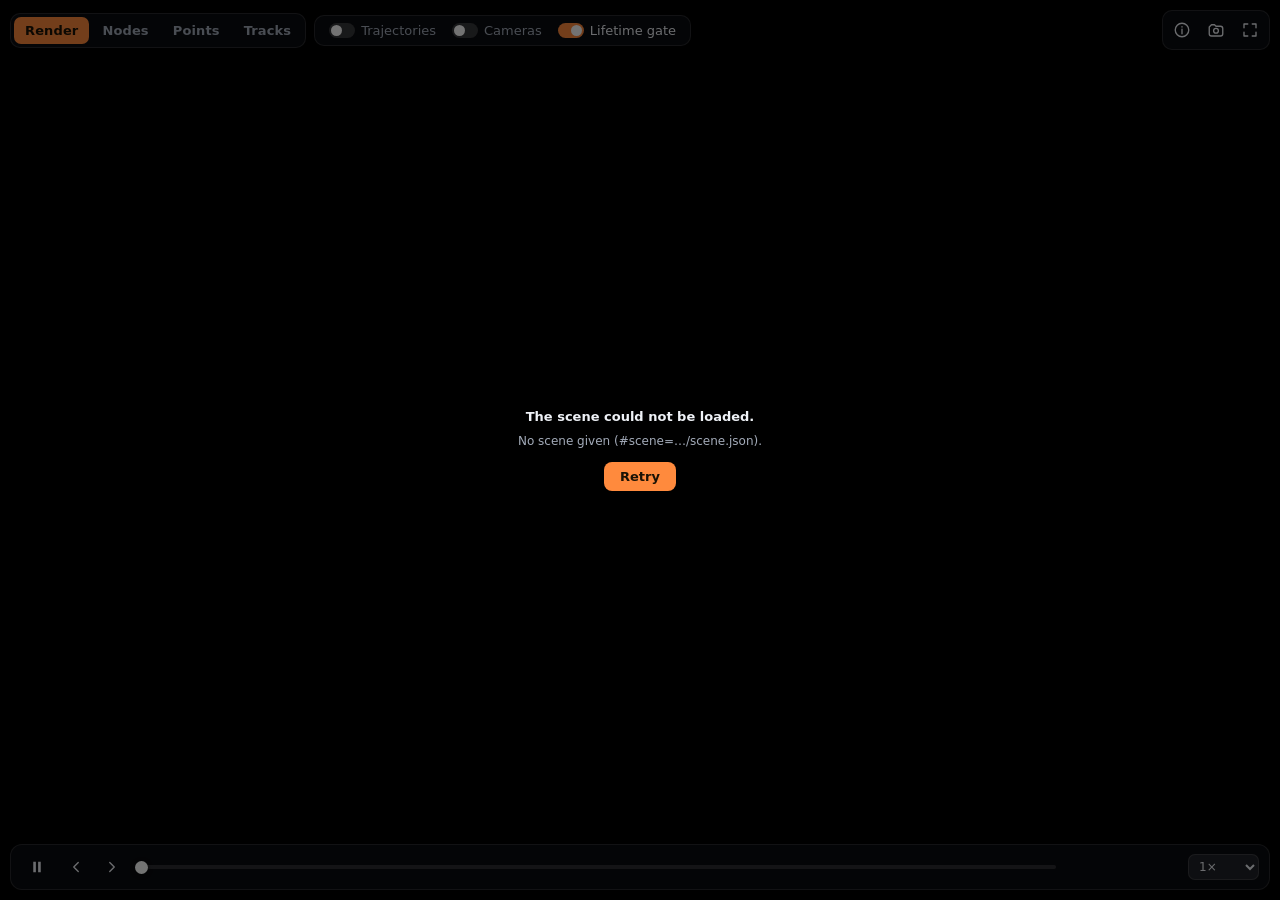
<file: player/index.html>
<!doctype html>
<html lang="en">
<head>
<meta charset="utf-8">
<meta name="viewport" content="width=device-width, initial-scale=1, viewport-fit=cover">
<title>TrackFast4DGS Player</title>
<link rel="icon" href="../assets/img/favicon.svg" type="image/svg+xml">
<link rel="stylesheet" href="style.05550c2f2facf95f.css">
</head>
<body>
<canvas id="view" tabindex="0" aria-label="Interactive 4D Gaussian scene"></canvas>

<div class="bar top">
  <div class="group views" role="group" aria-label="View">
    <button id="view-render" class="seg" aria-pressed="true"></button>
    <button id="view-nodes" class="seg" aria-pressed="false"></button>
    <button id="view-points" class="seg" aria-pressed="false"></button>
    <button id="view-tracks" class="seg" aria-pressed="false"></button>
  </div>
  <div class="group toggles">
    <label class="toggle"><input type="checkbox" id="toggle-trails"><span></span></label>
    <label class="toggle"><input type="checkbox" id="toggle-cameras"><span></span></label>
    <label class="toggle"><input type="checkbox" id="toggle-gate"><span></span></label>
  </div>
  <div class="group actions">
    <button id="info-button" class="icon" aria-label="Scene info">
      <svg viewBox="0 0 24 24" aria-hidden="true"><circle cx="12" cy="12" r="9"/><path d="M12 11v6M12 7.5v.5"/></svg>
    </button>
    <button id="heldout" class="icon" aria-label="Held-out view">
      <svg viewBox="0 0 24 24" aria-hidden="true"><path d="M3 8l3-3h4l2 2h6a3 3 0 0 1 3 3v7a3 3 0 0 1-3 3H6a3 3 0 0 1-3-3z"/><circle cx="12" cy="13" r="3.2"/></svg>
    </button>
    <button id="fullscreen" class="icon" aria-label="Full screen">
      <svg viewBox="0 0 24 24" aria-hidden="true"><path d="M4 9V4h5M20 9V4h-5M4 15v5h5M20 15v5h-5"/></svg>
    </button>
  </div>
</div>

<div id="info" class="panel" hidden>
  <div id="info-title" class="panel-title"></div>
  <table id="info-table"></table>
  <p id="help" class="help"></p>
</div>

<div id="legend" class="panel legend" hidden></div>
<div id="stats" class="stats"></div>

<div class="bar bottom">
  <button id="play" class="icon play" aria-label="Pause" data-playing="true">
    <svg class="i-play" viewBox="0 0 24 24" aria-hidden="true"><path d="M8 5v14l11-7z"/></svg>
    <svg class="i-pause" viewBox="0 0 24 24" aria-hidden="true"><path d="M7 5h3.5v14H7zM13.5 5H17v14h-3.5z"/></svg>
  </button>
  <button id="prev" class="icon small" aria-label="Previous frame"><svg viewBox="0 0 24 24" aria-hidden="true"><path d="M15 6l-6 6 6 6"/></svg></button>
  <button id="next" class="icon small" aria-label="Next frame"><svg viewBox="0 0 24 24" aria-hidden="true"><path d="M9 6l6 6-6 6"/></svg></button>
  <input id="timeline" type="range" min="0" max="299" step="1" value="0" aria-label="Frame">
  <span id="frame-label" class="frame-label"></span>
  <select id="speed" aria-label="Speed">
    <option value="0.25">0.25×</option>
    <option value="0.5">0.5×</option>
    <option value="1" selected>1×</option>
    <option value="2">2×</option>
  </select>
</div>

<div id="loading" class="loading" hidden>
  <div class="loading-box">
    <div id="loading-text" class="loading-text">…</div>
    <div class="progress"><div id="loading-bar"></div></div>
    <div id="loading-detail" class="loading-detail"></div>
    <button id="retry" class="retry" hidden></button>
  </div>
</div>
<div id="pending" class="pending" hidden>
  <div id="pending-text"></div>
  <div class="progress"><div id="pending-bar"></div></div>
</div>

<script type="module" src="app.79e7374f5bea7472.js"></script>
</body>
</html>
</file>
<file: assets/site.7be957dc6e7a1206.css>
:root{color-scheme:light;--page: #ffffff;--tint: #f6f6f3;--surface: #ffffff;--surface-2: #f3f3f0;--ink: #111214;--ink-2: #4a4c52;--muted: #84868c;--line: #e4e4df;--axis: #c3c2b7;--ring: rgba(17, 18, 20, .08);--accent: #eb6834;--accent-ink: #b8461a;--compare: #2a78d6;--context: #b9b7ae;--good: #006300;--button: #18191d;--button-ink: #ffffff;--radius: 16px;--shadow: 0 1px 2px rgba(16, 18, 24, .04), 0 10px 30px rgba(16, 18, 24, .07);--shadow-lg: 0 2px 6px rgba(16, 18, 24, .06), 0 30px 70px rgba(16, 18, 24, .18);--sans: Inter, system-ui, -apple-system, "Segoe UI", "PingFang SC", "Microsoft YaHei", sans-serif;--serif: Newsreader, "Iowan Old Style", "Palatino Linotype", Georgia, serif;--mono: "JetBrains Mono", ui-monospace, "SFMono-Regular", Menlo, Consolas, monospace;--title-gradient: linear-gradient(100deg, #eb6834 0%, #e2457f 55%, #7048e8 100%);--wide: 1180px;--wider: 1320px;--narrow: 860px}@media(prefers-color-scheme:dark){:root:not([data-theme=light]){color-scheme:dark;--page: #0e0f12;--tint: #131418;--surface: #17181c;--surface-2: #202227;--ink: #eef0f3;--ink-2: #bcc0c8;--muted: #8b8f98;--line: #2b2d33;--axis: #3a3c42;--ring: rgba(255, 255, 255, .08);--accent: #d95926;--accent-ink: #f08a5d;--compare: #3987e5;--context: #5a5955;--good: #0ca30c;--button: #eef0f3;--button-ink: #111214;--shadow: 0 1px 2px rgba(0, 0, 0, .4), 0 10px 30px rgba(0, 0, 0, .35);--shadow-lg: 0 2px 6px rgba(0, 0, 0, .5), 0 30px 70px rgba(0, 0, 0, .55);--title-gradient: linear-gradient(100deg, #f08a5d 0%, #ef6aa0 55%, #9a7cf0 100%)}}:root[data-theme=dark]{color-scheme:dark;--page: #0e0f12;--tint: #131418;--surface: #17181c;--surface-2: #202227;--ink: #eef0f3;--ink-2: #bcc0c8;--muted: #8b8f98;--line: #2b2d33;--axis: #3a3c42;--ring: rgba(255, 255, 255, .08);--accent: #d95926;--accent-ink: #f08a5d;--compare: #3987e5;--context: #5a5955;--good: #0ca30c;--button: #eef0f3;--button-ink: #111214;--shadow: 0 1px 2px rgba(0, 0, 0, .4), 0 10px 30px rgba(0, 0, 0, .35);--shadow-lg: 0 2px 6px rgba(0, 0, 0, .5), 0 30px 70px rgba(0, 0, 0, .55);--title-gradient: linear-gradient(100deg, #f08a5d 0%, #ef6aa0 55%, #9a7cf0 100%)}*{box-sizing:border-box}html{scroll-behavior:smooth;scroll-padding-top:72px}@media(prefers-reduced-motion:reduce){html{scroll-behavior:auto}}body{margin:0;background:var(--page);color:var(--ink);font:16px/1.65 var(--sans);-webkit-font-smoothing:antialiased;text-rendering:optimizeLegibility}img,video{max-width:100%;display:block}a{color:inherit;text-decoration-color:color-mix(in srgb,currentColor 35%,transparent);text-underline-offset:3px}a:hover{text-decoration-color:currentColor}button,select,input{font:inherit;color:inherit}:focus-visible{outline:2px solid var(--accent);outline-offset:2px;border-radius:4px}.wrap{width:min(var(--wide),100%);margin:0 auto;padding-inline:24px}.wrap.wide{width:min(var(--wider),100%)}.narrow{width:min(var(--narrow),100%);margin:0 auto;padding-inline:24px}.muted{color:var(--muted)}.ours-ink{color:var(--accent-ink);font-weight:650}.nav{position:sticky;top:0;z-index:40;background:color-mix(in srgb,var(--page) 82%,transparent);backdrop-filter:saturate(1.5) blur(14px);-webkit-backdrop-filter:saturate(1.5) blur(14px);border-bottom:1px solid transparent;transition:border-color .2s}.nav.scrolled{border-bottom-color:var(--line)}.nav .wrap{display:flex;align-items:center;gap:20px;height:58px;width:min(var(--wider),100%)}.brand{font-weight:800;letter-spacing:-.02em;text-decoration:none;white-space:nowrap;font-size:17px}.brand span{background:var(--title-gradient);-webkit-background-clip:text;background-clip:text;color:transparent}.nav-links{display:flex;gap:2px;overflow-x:auto;scrollbar-width:none;margin-left:auto}.nav-links::-webkit-scrollbar{display:none}.nav-links a{padding:6px 11px;border-radius:999px;text-decoration:none;color:var(--ink-2);font-size:14px;font-weight:500;white-space:nowrap;transition:background .15s,color .15s}.nav-links a:hover,.nav-links a[aria-current=true]{color:var(--ink);background:var(--surface-2)}.masthead{position:relative;overflow:hidden;padding:70px 0 34px;text-align:center;isolation:isolate}.masthead .traces{position:absolute;left:50%;top:0;width:max(100%,1440px);height:100%;transform:translate(-50%);z-index:-1;opacity:.6}.masthead .traces path{stroke-dasharray:1400;stroke-dashoffset:1400;animation:draw 2.6s cubic-bezier(.3,.7,.2,1) forwards}.masthead .traces path:nth-child(2){animation-delay:.15s}.masthead .traces path:nth-child(3){animation-delay:.3s}.masthead .traces path:nth-child(4){animation-delay:.1s}.masthead .traces path:nth-child(5){animation-delay:.25s}.masthead .traces path:nth-child(6){animation-delay:.4s}.masthead .trace-heads circle{fill:#eb6834;opacity:0;animation:appear .4s ease 2.3s forwards}@keyframes draw{to{stroke-dashoffset:0}}@keyframes appear{to{opacity:.9}}@media(prefers-reduced-motion:reduce){.masthead .traces path{animation:none;stroke-dashoffset:0}.masthead .trace-heads circle{animation:none;opacity:.9}}@media(max-width:1100px){.masthead .traces{opacity:.32}}.masthead-inner{position:relative}.venue{display:inline-flex;align-items:center;gap:8px;font-size:13px;font-weight:600;color:var(--ink-2);padding:5px 13px;border:1px solid var(--line);border-radius:999px;background:color-mix(in srgb,var(--surface) 85%,transparent)}.venue:before{content:"";width:7px;height:7px;border-radius:50%;background:var(--accent);box-shadow:0 0 0 3px color-mix(in srgb,var(--accent) 22%,transparent)}h1{margin:20px auto 0;font-size:clamp(46px,7.4vw,88px);line-height:1;letter-spacing:-.05em;font-weight:800}h1 .t-accent{background:var(--title-gradient);-webkit-background-clip:text;background-clip:text;color:transparent;padding-right:.04em}.subtitle{margin:16px auto 0;max-width:900px;text-wrap:balance;font-size:clamp(19px,2.3vw,26px);line-height:1.32;color:var(--ink-2);font-weight:500;letter-spacing:-.015em}.authors{margin:26px auto 0;font-size:17.5px;color:var(--ink);line-height:1.7}.authors a,.authors span.author{white-space:nowrap;font-weight:500}.authors a{text-decoration:none;border-bottom:1px solid color-mix(in srgb,var(--accent) 45%,transparent)}.authors a:hover{border-bottom-color:var(--accent)}.authors sup,.affiliations sup{color:var(--accent-ink);font-weight:650;font-size:.68em;margin-left:1px}.affiliations{margin:4px auto 0;font-size:15px;color:var(--muted)}.affiliations span{white-space:nowrap;margin:0 9px}.affiliations .note{display:block;margin-top:2px;font-size:13.5px}.buttons{display:flex;flex-wrap:wrap;justify-content:center;gap:10px;margin-top:28px}.button{display:inline-flex;align-items:center;gap:8px;padding:9px 18px;border-radius:999px;background:var(--button);color:var(--button-ink);text-decoration:none;font-weight:600;font-size:14.5px;border:1px solid var(--button);transition:transform .15s,box-shadow .15s,opacity .15s}.button:hover{transform:translateY(-1px);box-shadow:0 6px 18px #00000029}.button svg{width:17px;height:17px;fill:none;stroke:currentColor;stroke-width:1.8;stroke-linecap:round;stroke-linejoin:round}.button.accent{background:var(--accent);border-color:var(--accent);color:#fff}.button[aria-disabled=true]{opacity:.42;cursor:default}.button[aria-disabled=true]:hover{transform:none;box-shadow:none}.button .soon{font-size:11.5px;font-weight:600;opacity:.8}.teaser{padding:10px 0 8px}.viewer-card{background:#0b0c0f;border-radius:20px;overflow:hidden;box-shadow:var(--shadow-lg);border:1px solid rgba(255,255,255,.06);color:#e9ecf1}.viewer-bar{display:flex;flex-wrap:wrap;align-items:center;gap:10px 16px;padding:10px 12px;border-bottom:1px solid rgba(255,255,255,.07)}.scene-switch{display:flex;flex-wrap:wrap;gap:4px;padding:3px;border-radius:12px;background:#ffffff0f}.scene-switch button{display:flex;flex-direction:column;align-items:flex-start;padding:6px 14px;border:0;border-radius:9px;background:none;color:#aeb4bf;cursor:pointer;text-align:left;line-height:1.25;transition:background .15s,color .15s}.scene-switch button b{font-size:14.5px;font-weight:700;color:inherit}.scene-switch button small{font-size:11.5px;opacity:.8}.scene-switch button:hover{color:#fff;background:#ffffff0f}.scene-switch button[aria-pressed=true]{background:#ff8a3d;color:#1a1205}.viewer-meta{margin-left:auto;font-size:12.5px;color:#9aa1ad;display:inline-flex;align-items:center;gap:8px;flex-wrap:wrap}.viewer-meta .lossless{display:inline-flex;align-items:center;gap:5px;padding:2px 8px;border-radius:999px;border:1px solid rgba(110,231,160,.35);color:#8fe3b1;font-weight:600}.viewer-meta .lossless:before{content:"";width:6px;height:6px;border-radius:50%;background:#5fd38f}.player-frame{position:relative;width:100%;aspect-ratio:16 / 9;max-height:80vh;overflow:hidden;background:#000}.player-frame iframe{position:absolute;inset:0;width:100%;height:100%;border:0}.player-frame .poster{position:absolute;inset:0;width:100%;height:100%;object-fit:cover;filter:brightness(.62) saturate(1.05);transition:opacity .3s}.player-frame .start{position:absolute;inset:0;display:grid;place-items:center;text-align:center;padding:20px}.player-frame .start button{display:inline-flex;align-items:center;gap:10px;padding:13px 22px;border-radius:999px;border:0;cursor:pointer;background:#ff8a3d;color:#1a1205;font-weight:700;font-size:15.5px;box-shadow:0 10px 30px #00000059;transition:transform .15s}.player-frame .start button:hover{transform:scale(1.03)}.player-frame .start small{display:block;margin-top:10px;color:#ffffffd9;font-size:13px}.viewer-tools{display:flex;flex-wrap:wrap;align-items:center;justify-content:space-between;gap:10px 16px;padding:12px 14px;border-top:1px solid rgba(255,255,255,.07)}.viewer-tools .hint{font-size:12.5px;color:#8d94a0}.feature-chips{display:flex;flex-wrap:wrap;gap:7px}.chip{padding:6px 13px;border-radius:999px;border:1px solid rgba(255,255,255,.15);background:#ffffff0a;color:#dfe3ea;font-size:13.5px;font-weight:600;cursor:pointer;transition:background .15s,border-color .15s}.chip:hover{background:#ffffff1a}.chip[aria-pressed=true]{background:#ff8a3d;border-color:#ff8a3d;color:#1a1205}.teaser-caption{max-width:920px;margin:16px auto 0;text-align:center;font-size:15px;color:var(--ink-2)}.teaser-caption strong{color:var(--ink)}#overview{padding:46px 0 0}.tldr{margin:0 auto;font-family:var(--serif);font-style:italic;font-size:clamp(21px,2.4vw,27px);line-height:1.42;text-align:center;max-width:900px;color:var(--ink)}.tldr b{font-weight:500;color:var(--accent-ink)}.kpis{display:grid;grid-template-columns:repeat(4,minmax(0,1fr));gap:14px;margin:34px auto 0}.kpi{position:relative;background:var(--surface);border:1px solid var(--line);border-radius:var(--radius);padding:18px 18px 16px;overflow:hidden}.kpi:before{content:"";position:absolute;left:0;top:0;bottom:0;width:3px;background:var(--title-gradient)}.kpi .label{font-size:13px;color:var(--ink-2);font-weight:600}.kpi .value{font-size:34px;font-weight:780;letter-spacing:-.03em;line-height:1.15;margin-top:4px;font-variant-numeric:tabular-nums}.kpi .value small{font-size:16px;font-weight:600;color:var(--ink-2);letter-spacing:0}.kpi .delta{font-size:13.5px;color:var(--ink-2);margin-top:4px}.kpi .delta b{color:var(--good);font-weight:650}@media(max-width:900px){.kpis{grid-template-columns:repeat(2,minmax(0,1fr))}}@media(max-width:480px){.kpis{grid-template-columns:1fr}.kpi .value{font-size:30px}}section.block{padding:88px 0 72px}section.block+section.block{padding-top:64px}section.tinted{background:var(--tint);border-block:1px solid var(--line)}.section-head{text-align:center;margin-bottom:30px}.section-head h2{margin:0;font-size:clamp(28px,3.6vw,40px);line-height:1.12;letter-spacing:-.03em;font-weight:780}.section-head h2:after{content:"";display:block;width:48px;height:3px;margin:14px auto 0;border-radius:2px;background:var(--title-gradient)}.section-head .lede{margin:16px auto 0;max-width:780px;text-wrap:pretty}.section-head h2,.teaser-caption,.tldr{text-wrap:balance}.eyebrow{font-size:13px;font-weight:700;letter-spacing:.08em;text-transform:uppercase;color:var(--accent-ink)}h2{margin:6px 0 0;font-size:clamp(26px,3.4vw,36px);line-height:1.12;letter-spacing:-.025em;font-weight:780}h3{margin:0;font-size:19px;letter-spacing:-.015em;line-height:1.3}.lede{font-size:17px;color:var(--ink-2);max-width:760px;margin:12px 0 0}.abstract p{text-align:justify;hyphens:auto;color:var(--ink);margin:0;font-size:16.5px;line-height:1.75}.card{background:var(--surface);border:1px solid var(--line);border-radius:var(--radius)}figure{margin:0}figcaption{font-size:14px;color:var(--ink-2);margin-top:10px;line-height:1.55}.figure{padding:14px}.figure.plain{padding:0}.figure.plain img{border:1px solid var(--line)}.figure.plain figcaption{max-width:900px;margin:12px auto 0;text-align:center}.figure img,.step figure img{width:100%;height:auto;border-radius:10px;background:#fff}.zoomable{cursor:zoom-in}.steps{display:grid;gap:20px;margin-top:34px}.step{display:grid;grid-template-columns:minmax(0,1fr) minmax(0,1.25fr);gap:28px;padding:26px;align-items:start;background:var(--surface);border:1px solid var(--line);border-radius:20px}.step.flip{grid-template-columns:minmax(0,1.25fr) minmax(0,1fr)}.step.flip .step-text{order:2}.step.stack{grid-template-columns:1fr}.step.stack .step-text{display:grid;grid-template-columns:minmax(0,1fr) minmax(0,1fr);gap:0 32px}.step.stack .step-text>.step-head{grid-column:1 / -1}.step.stack .step-text ul{margin-top:12px}.step.stack .try{grid-column:1 / -1}@media(max-width:860px){.step.stack .step-text{grid-template-columns:1fr}}.step-head{display:flex;gap:14px;align-items:flex-start}.step-head .num{flex:none;display:grid;place-items:center;width:44px;height:44px;border-radius:13px;font-weight:800;font-size:15px;color:#fff;background:var(--title-gradient);box-shadow:0 6px 16px color-mix(in srgb,var(--accent) 30%,transparent)}.step .tag{display:block;font-size:12px;font-weight:700;letter-spacing:.06em;text-transform:uppercase;color:var(--accent-ink);margin:1px 0 4px}.step p{margin:12px 0 0;color:var(--ink-2);font-size:15.5px}.step ul{margin:12px 0 0;padding-left:18px;color:var(--ink-2);font-size:15px}.step li{margin:5px 0}.step li::marker{color:var(--accent)}.step .try{display:flex;flex-wrap:wrap;gap:8px;margin-top:18px}.try button{display:inline-flex;align-items:center;gap:7px;padding:7px 13px;border-radius:999px;border:1px solid var(--line);background:var(--surface-2);cursor:pointer;font-size:13.5px;font-weight:600;color:var(--ink);transition:border-color .15s,background .15s}.try button:hover{border-color:var(--accent);background:color-mix(in srgb,var(--accent) 8%,var(--surface))}.try button svg{width:15px;height:15px;fill:none;stroke:var(--accent-ink);stroke-width:2}.equation{margin:14px 0 0;padding:12px 14px;border-radius:12px;background:var(--surface-2);font-size:17px;overflow-x:auto}.equation math{font-size:1.05em}.equation .where{display:block;font-size:13px;color:var(--muted);margin-top:6px;font-family:var(--sans)}@media(max-width:860px){.step,.step.flip{grid-template-columns:1fr;padding:18px}.step.flip .step-text{order:0}}.toolbar{display:flex;flex-wrap:wrap;gap:10px 16px;align-items:center;justify-content:center;margin-top:8px}.toolbar-note{font-size:13.5px}.tabs{display:flex;flex-wrap:wrap;gap:4px;padding:4px;border-radius:999px;background:var(--surface);border:1px solid var(--line)}.tabs button{padding:6px 14px;border-radius:999px;border:0;background:none;cursor:pointer;font-size:14px;font-weight:600;color:var(--ink-2)}.tabs button[aria-pressed=true]{background:var(--button);color:var(--button-ink)}.tabs button .count{opacity:.6;font-weight:500;margin-left:5px}.gallery{display:grid;grid-template-columns:repeat(3,minmax(0,1fr));gap:20px;margin-top:24px}@media(max-width:980px){.gallery{grid-template-columns:repeat(2,minmax(0,1fr))}}@media(max-width:560px){.gallery{grid-template-columns:1fr}}.scene-card{display:block;text-align:left;padding:0;overflow:hidden;cursor:pointer;border-radius:16px;transition:transform .18s,box-shadow .18s,border-color .18s}.scene-card:hover{transform:translateY(-3px);box-shadow:var(--shadow);border-color:color-mix(in srgb,var(--accent) 45%,var(--line))}.scene-card .thumb{position:relative;aspect-ratio:16 / 10;background:#111;overflow:hidden}.scene-card .thumb img{width:100%;height:100%;object-fit:cover;transition:transform .35s ease}.scene-card:hover .thumb img{transform:scale(1.04)}.scene-card .badge{position:absolute;left:10px;top:10px;font-size:11.5px;font-weight:700;padding:3px 9px;border-radius:999px;background:#0009;color:#fff;backdrop-filter:blur(4px)}.scene-card .play{position:absolute;right:10px;bottom:10px;width:38px;height:38px;border-radius:50%;background:#ff8a3d;display:grid;place-items:center;box-shadow:0 4px 14px #00000059}.scene-card .play svg{width:16px;height:16px;fill:#1a1205;margin-left:2px}.scene-card .meta{padding:12px 15px 15px}.scene-card .meta b{display:block;font-size:16px;letter-spacing:-.01em}.scene-card .meta span{display:block;font-size:13px;color:var(--muted);margin-top:2px}.scene-card .meta .stats{display:flex;flex-wrap:wrap;gap:4px 12px;margin-top:8px;font-size:12.5px;color:var(--ink-2);font-variant-numeric:tabular-nums}.scene-card .meta .stats span{display:inline;margin:0;color:inherit;font-size:inherit}.scene-card .meta .stats b{display:inline;font-size:inherit;font-weight:650;color:var(--ink)}.scene-card .meta .title{display:flex;align-items:baseline;justify-content:space-between;gap:10px}.scene-card .meta .title small{font-size:12px;color:var(--muted);white-space:nowrap}.scene-card[aria-disabled=true]{opacity:.55;cursor:not-allowed}dialog.viewer{width:min(1400px,96vw);height:min(860px,92vh);padding:0;border:0;border-radius:18px;background:#000;color:#fff;overflow:hidden}dialog.viewer::backdrop{background:#000000b8;backdrop-filter:blur(3px)}dialog.viewer .viewer-head{position:absolute;z-index:2;left:0;right:0;top:0;display:flex;align-items:center;gap:12px;padding:10px 12px 10px 18px;pointer-events:none}dialog.viewer .viewer-body{position:absolute;inset:0}dialog.viewer iframe{width:100%;height:100%;border:0;display:block}dialog.viewer .close{pointer-events:auto;margin-left:auto;width:36px;height:36px;border-radius:10px;border:1px solid rgba(255,255,255,.15);background:#0e1016bf;color:#fff;cursor:pointer;display:grid;place-items:center}dialog.viewer .close svg{width:18px;height:18px;stroke:currentColor;stroke-width:2;fill:none}dialog.viewer .viewer-title{display:none}@media(max-width:700px){dialog.viewer{width:100vw;height:100dvh;max-width:none;max-height:none;border-radius:0}}.filter-row{position:sticky;top:58px;z-index:30;display:flex;flex-wrap:wrap;align-items:center;gap:10px 18px;padding:12px 0;margin-top:18px;background:color-mix(in srgb,var(--page) 90%,transparent);backdrop-filter:blur(10px);-webkit-backdrop-filter:blur(10px);border-bottom:1px solid var(--line)}.field{display:inline-flex;align-items:center;gap:8px;font-size:14px;color:var(--ink-2)}.field select{padding:6px 30px 6px 10px;border-radius:9px;border:1px solid var(--line);background:var(--surface);color:var(--ink);font-weight:600;appearance:none;-webkit-appearance:none;background-image:linear-gradient(45deg,transparent 50%,var(--muted) 50%),linear-gradient(135deg,var(--muted) 50%,transparent 50%);background-position:calc(100% - 15px) 52%,calc(100% - 10px) 52%;background-size:5px 5px;background-repeat:no-repeat}.key{display:inline-flex;align-items:center;gap:6px;font-size:13.5px;color:var(--ink-2)}.key i{width:14px;height:3px;border-radius:2px;background:var(--context)}.key.ours i{background:var(--accent)}.key.compare i{background:var(--compare)}.legend-row{display:flex;flex-wrap:wrap;gap:6px 16px}.compare-box{margin-top:18px;padding:14px}.video-compare{position:relative;width:100%;aspect-ratio:16 / 9;max-height:76vh;margin-inline:auto;background:#000;border-radius:10px;overflow:hidden;user-select:none;touch-action:none;cursor:ew-resize}.video-compare video{width:100%;height:100%;object-fit:contain;display:block}.video-compare .layer{position:absolute;inset:0;overflow:hidden}.video-compare .zoom{transform-origin:0 0;will-change:transform}.video-compare .right-clip{position:absolute;inset:0;clip-path:inset(0 0 0 50%)}.video-compare .handle{position:absolute;top:0;bottom:0;left:50%;width:2px;margin-left:-1px;background:#fff;box-shadow:0 0 0 1px #00000040;pointer-events:none}.video-compare .handle:after{content:"";position:absolute;top:50%;left:50%;width:34px;height:34px;margin:-17px 0 0 -17px;border-radius:50%;background:#fff;box-shadow:0 2px 10px #00000059;background-image:url("data:image/svg+xml,%3Csvg xmlns='http://www.w3.org/2000/svg' viewBox='0 0 24 24' fill='none' stroke='%23222' stroke-width='2.2' stroke-linecap='round' stroke-linejoin='round'%3E%3Cpath d='M9 7l-5 5 5 5M15 7l5 5-5 5'/%3E%3C/svg%3E");background-size:20px;background-position:center;background-repeat:no-repeat}.video-compare .label{position:absolute;top:10px;padding:4px 9px;border-radius:7px;font-size:13px;font-weight:700;background:#0000009e;color:#fff;pointer-events:none}.video-compare .label.left{left:10px}.video-compare .label.right{right:10px}.video-compare .label i{display:inline-block;width:10px;height:3px;border-radius:2px;margin-right:6px;vertical-align:middle}.video-compare .loading{position:absolute;inset:0;display:grid;place-items:center;color:#fff;font-size:14px;background:#0006}.video-controls{display:flex;flex-wrap:wrap;align-items:center;gap:10px;margin-top:12px}.video-controls button{display:inline-grid;place-items:center;width:36px;height:36px;border-radius:9px;border:1px solid var(--line);background:var(--surface-2);cursor:pointer}.video-controls button svg{width:17px;height:17px;fill:none;stroke:currentColor;stroke-width:2;stroke-linecap:round;stroke-linejoin:round}.video-controls button.play svg{fill:currentColor;stroke:none}.video-controls input[type=range]{flex:1;min-width:120px;accent-color:var(--accent)}.video-controls .frame{font-size:13px;color:var(--ink-2);font-variant-numeric:tabular-nums;min-width:12.5em;text-align:right}.video-controls .hint{font-size:12.5px;color:var(--muted)}.scene-stats{display:grid;grid-template-columns:repeat(auto-fit,minmax(128px,1fr));gap:10px;margin-top:14px}.scene-stat{padding:10px 12px;border-radius:10px;background:var(--surface-2);min-width:0}.scene-stat .name{font-size:12.5px;color:var(--ink-2);font-weight:600;white-space:nowrap;overflow:hidden;text-overflow:ellipsis}.scene-stat .value{font-size:19px;font-weight:750;color:var(--accent-ink);white-space:nowrap;margin-top:2px;font-variant-numeric:tabular-nums}.scene-stat .versus{display:flex;align-items:center;gap:6px;font-size:12.5px;color:var(--ink-2);white-space:nowrap;font-variant-numeric:tabular-nums}.scene-stat .versus i{width:10px;height:3px;border-radius:2px;background:var(--compare);flex:none}.scene-stat .win{font-size:12px;color:var(--good);font-weight:650;margin-top:2px}.chart-grid{display:grid;grid-template-columns:repeat(2,minmax(0,1fr));gap:18px;margin-top:18px}.chart-card{padding:18px 18px 12px;min-width:0}.chart-card.wide{grid-column:1 / -1}.chart-card header{display:flex;flex-wrap:wrap;align-items:baseline;justify-content:space-between;gap:6px 12px}.chart-card h3{font-size:17px}.chart-card .sub{font-size:13.5px;color:var(--ink-2);margin:4px 0 0}.chart-card .controls{display:flex;flex-wrap:wrap;gap:8px}.chart{position:relative;margin-top:10px}.chart svg{display:block;width:100%;height:auto;overflow:visible}.chart text{fill:var(--muted);font-size:11.5px;font-family:var(--sans)}.chart .tick-label{font-variant-numeric:tabular-nums}.chart .label-strong{fill:var(--ink);font-weight:600}.chart .label-ink2{fill:var(--ink-2)}.chart .grid line{stroke:var(--line);stroke-width:1}.chart .axis line,.chart .axis path{stroke:var(--axis);stroke-width:1}.chart .series-context{stroke:var(--context)}.chart .crosshair{stroke:var(--muted);stroke-width:1}.chart .playhead{stroke:var(--ink);stroke-width:1;opacity:.5}.chart-foot{display:flex;flex-wrap:wrap;justify-content:space-between;align-items:center;gap:8px;margin-top:8px}.table-toggle{border:0;background:none;color:var(--ink-2);font-size:13px;cursor:pointer;text-decoration:underline;text-underline-offset:3px;padding:4px 0}.tooltip{position:fixed;z-index:60;pointer-events:none;min-width:140px;max-width:280px;padding:8px 10px;border-radius:9px;background:var(--surface);border:1px solid var(--line);box-shadow:var(--shadow);font-size:12.5px;line-height:1.45}.tooltip .t-title{color:var(--ink-2);font-weight:600;margin-bottom:4px}.tooltip .t-row{display:flex;align-items:center;gap:8px;font-variant-numeric:tabular-nums}.tooltip .t-row b{color:var(--ink);min-width:4.2em}.tooltip .t-row span{color:var(--ink-2)}.tooltip .t-row i{width:12px;height:2px;border-radius:1px;background:var(--context);flex:none}.tooltip .t-row.ours i{background:var(--accent)}.tooltip .t-row.compare i{background:var(--compare)}.tooltip .t-row.ours span{color:var(--ink);font-weight:600}@media(max-width:900px){.chart-grid{grid-template-columns:1fr}}.table-scroll{overflow-x:auto;margin-top:12px;border-radius:10px;border:1px solid var(--line)}table.data{border-collapse:collapse;width:100%;font-size:13.5px;font-variant-numeric:tabular-nums;background:var(--surface)}table.data th,table.data td{padding:8px 10px;text-align:right;border-bottom:1px solid var(--line);white-space:nowrap}table.data th:first-child,table.data td:first-child{text-align:left;position:sticky;left:0;background:var(--surface);z-index:1}table.data thead th{font-size:12.5px;color:var(--ink-2);font-weight:650;background:var(--surface-2);position:sticky;top:0}table.data thead th:first-child{background:var(--surface-2);z-index:2}table.data tbody tr:last-child td{border-bottom:0}table.data tr.ours td{background:color-mix(in srgb,var(--accent) 8%,var(--surface))}table.data tr.ours td:first-child{background:color-mix(in srgb,var(--accent) 8%,var(--surface));font-weight:700}table.data td.best{font-weight:750}table.data td.best:after{content:"";display:inline-block;width:5px;height:5px;border-radius:50%;background:var(--ink);margin-left:5px;vertical-align:middle}table.data th button{border:0;background:none;padding:0;font:inherit;color:inherit;cursor:pointer}table.data th button[aria-sort]:after{content:" \2195";color:var(--muted)}table.data th button[aria-sort=descending]:after{content:" \2193";color:var(--ink)}table.data th button[aria-sort=ascending]:after{content:" \2191";color:var(--ink)}table.data .rank{display:inline-grid;place-items:center;min-width:22px;height:20px;border-radius:5px;font-size:11.5px;font-weight:700;margin-left:6px}table.data .note-cell{color:var(--muted);font-size:12px}.table-note{font-size:13px;color:var(--muted);margin-top:8px}.bibtex{position:relative;margin-top:4px}.bibtex pre{margin:0;padding:18px 20px;border-radius:14px;background:var(--surface-2);border:1px solid var(--line);overflow-x:auto;font:13px/1.65 var(--mono)}.bibtex button{position:absolute;top:10px;right:10px;padding:5px 12px;border-radius:999px;border:1px solid var(--line);background:var(--surface);cursor:pointer;font-size:12.5px;font-weight:600}dialog.lightbox{padding:0;border:0;background:transparent;max-width:96vw;max-height:94vh}dialog.lightbox::backdrop{background:#000000d1}dialog.lightbox img{max-width:96vw;max-height:94vh;border-radius:8px;background:#fff}.sr-only{position:absolute;width:1px;height:1px;padding:0;margin:-1px;overflow:hidden;clip:rect(0 0 0 0);white-space:nowrap;border:0}[hidden]{display:none!important}@media(max-width:600px){.wrap,.narrow{padding-inline:16px}.masthead{padding-top:46px}section.block{padding:60px 0 52px}section.block+section.block{padding-top:48px}.viewer-card{border-radius:14px}.viewer-meta{margin-left:0}.scene-switch button{padding:5px 10px}.abstract p{text-align:left;hyphens:manual}}table.data td.ours-col{background:color-mix(in srgb,var(--accent) 8%,var(--surface))}
</file>
<file: player/style.05550c2f2facf95f.css>
:root{color-scheme:dark;--glass: rgba(14, 16, 22, .72);--glass-strong: rgba(14, 16, 22, .88);--line: rgba(255, 255, 255, .12);--text: #eef1f6;--muted: #a3abb9;--accent: #ff8a3d;--accent-soft: rgba(255, 138, 61, .18);font-family:Inter,Segoe UI,system-ui,-apple-system,PingFang SC,Microsoft YaHei,sans-serif}*{box-sizing:border-box}html,body{margin:0;height:100%;background:#000;color:var(--text);overflow:hidden}body{font-size:13px;-webkit-tap-highlight-color:transparent}canvas{position:fixed;inset:0;width:100%;height:100%;display:block;touch-action:none;outline:none;cursor:grab}canvas:active{cursor:grabbing}.bar{position:fixed;left:10px;right:10px;display:flex;align-items:center;gap:8px;pointer-events:none}.bar>*{pointer-events:auto}.bar.top{top:10px;flex-wrap:wrap}.bar.bottom{bottom:10px;padding:6px 10px;border-radius:12px;background:var(--glass);border:1px solid var(--line);backdrop-filter:blur(10px);-webkit-backdrop-filter:blur(10px)}.group{display:flex;align-items:center;gap:2px;padding:3px;border-radius:10px;background:var(--glass);border:1px solid var(--line);backdrop-filter:blur(10px);-webkit-backdrop-filter:blur(10px)}.actions{margin-left:auto}.toggles{gap:4px;padding:3px 8px}button{font:inherit;color:inherit;background:none;border:0;cursor:pointer}button:focus-visible,select:focus-visible,input:focus-visible,.toggle:focus-within{outline:2px solid var(--accent);outline-offset:2px}.seg{padding:6px 11px;border-radius:7px;color:var(--muted);font-weight:600;letter-spacing:.01em}.seg:hover{color:var(--text);background:#ffffff0f}.seg[aria-pressed=true]{color:#1a1205;background:var(--accent)}.toggle{display:inline-flex;align-items:center;gap:6px;padding:4px 6px;border-radius:7px;cursor:pointer;color:var(--muted);user-select:none}.toggle:hover{color:var(--text)}.toggle input{appearance:none;-webkit-appearance:none;width:26px;height:15px;margin:0;border-radius:8px;background:#ffffff2e;position:relative;transition:background .15s;cursor:pointer}.toggle input:after{content:"";position:absolute;top:2px;left:2px;width:11px;height:11px;border-radius:50%;background:#fff;transition:transform .15s}.toggle input:checked{background:var(--accent)}.toggle input:checked:after{transform:translate(11px)}.toggle input:checked+span{color:var(--text)}.icon{width:32px;height:32px;display:inline-grid;place-items:center;border-radius:8px;color:var(--text)}.icon:hover{background:#ffffff14}.icon svg{width:18px;height:18px;fill:none;stroke:currentColor;stroke-width:1.8;stroke-linecap:round;stroke-linejoin:round}.icon.small{width:28px}.play svg{fill:currentColor;stroke:none}.play[data-playing=true] .i-play,.play[data-playing=false] .i-pause{display:none}#timeline{flex:1;min-width:60px;height:20px;cursor:pointer;-webkit-appearance:none;appearance:none;background:transparent}#timeline::-webkit-slider-runnable-track{height:4px;border-radius:2px;background:linear-gradient(90deg,var(--accent) var(--played, 0%),rgba(255,255,255,.42) var(--played, 0%),rgba(255,255,255,.42) var(--buffered, 0%),rgba(255,255,255,.14) var(--buffered, 0%))}#timeline::-moz-range-track{height:4px;border-radius:2px;background:linear-gradient(90deg,var(--accent) var(--played, 0%),rgba(255,255,255,.42) var(--played, 0%),rgba(255,255,255,.42) var(--buffered, 0%),rgba(255,255,255,.14) var(--buffered, 0%))}#timeline::-webkit-slider-thumb{-webkit-appearance:none;width:13px;height:13px;margin-top:-4.5px;border-radius:50%;background:#fff;border:0;box-shadow:0 1px 4px #00000080}#timeline::-moz-range-thumb{width:13px;height:13px;border-radius:50%;background:#fff;border:0;box-shadow:0 1px 4px #00000080}.frame-label{color:var(--muted);font-variant-numeric:tabular-nums;white-space:nowrap;font-size:12px;min-width:9.5em;text-align:right}select{color-scheme:dark;font:inherit;font-size:12px;color:var(--text);background:#202227;border:1px solid var(--line);border-radius:7px;padding:4px 6px}select option{color:#eef1f6;background-color:#202227}select option:checked{color:#1a1205;background-color:#ff8a3d}.panel{position:fixed;padding:10px 12px;border-radius:10px;background:var(--glass-strong);border:1px solid var(--line);backdrop-filter:blur(10px);-webkit-backdrop-filter:blur(10px)}#info{top:58px;right:10px;width:min(280px,calc(100% - 20px))}.panel-title{font-weight:700;margin-bottom:6px}#info table{border-collapse:collapse;width:100%;font-size:12px}#info th{text-align:left;font-weight:500;color:var(--muted);padding:2px 8px 2px 0}#info td{text-align:right;font-variant-numeric:tabular-nums;padding:2px 0}.help{color:var(--muted);font-size:11.5px;line-height:1.45;margin:8px 0 0}.legend{left:10px;bottom:62px;font-size:12px;display:grid;gap:4px;max-width:calc(100% - 20px)}.legend-row{display:flex;align-items:center;gap:8px}.legend-note{color:var(--muted);font-size:11px;margin-top:2px}.swatch{width:18px;height:8px;border-radius:4px;flex:none}.swatch.turbo{background:linear-gradient(90deg,#30123b,#4686fb,#1ae4b6,#a2fc3c,#fabb39,#e4460a,#7a0403)}.swatch.nodes{background:linear-gradient(90deg,#f25e5e,#f2c45e,#7ef25e,#5ef2d9,#5e8ff2,#c45ef2)}.stats{position:fixed;right:12px;bottom:62px;color:#ffffff73;font-size:11px;font-variant-numeric:tabular-nums;pointer-events:none}.loading{position:fixed;inset:0;display:grid;place-items:center;background:#0000008c}.loading-box{width:min(360px,82%);text-align:center}.loading-text{margin-bottom:10px;font-weight:600}.loading-detail{margin-top:8px;color:var(--muted);font-size:12px;word-break:break-word}.progress{height:4px;border-radius:2px;background:#ffffff26;overflow:hidden}.progress>div{height:100%;width:0;background:var(--accent);transition:width .2s}.retry{margin-top:14px;padding:7px 16px;border-radius:8px;background:var(--accent);color:#1a1205;font-weight:700}.pending{position:fixed;left:50%;top:58px;transform:translate(-50%);width:min(300px,70%);padding:8px 12px;border-radius:10px;background:var(--glass-strong);border:1px solid var(--line);font-size:12px;text-align:center}.pending .progress{margin-top:6px}body.compact .toggles span{display:none}body.compact .toggles .toggle{padding:4px}body.compact .stats{display:none}body.inset-right .bar.top{right:58px}body.hosted .bar.top .views,body.hosted .bar.top .toggles{display:none}body.hosted .bar.top{justify-content:flex-end;pointer-events:none}body.hosted .bar.top .actions{pointer-events:auto}@media(max-width:620px){.toggles span{display:none}.seg{padding:6px 8px}.frame-label{min-width:0}.frame-label,.stats{display:none}}@media(max-height:360px){.legend{display:none!important}}body.bare .bar,body.bare .panel,body.bare .stats,body.bare .pending,[hidden]{display:none!important}
</file>
